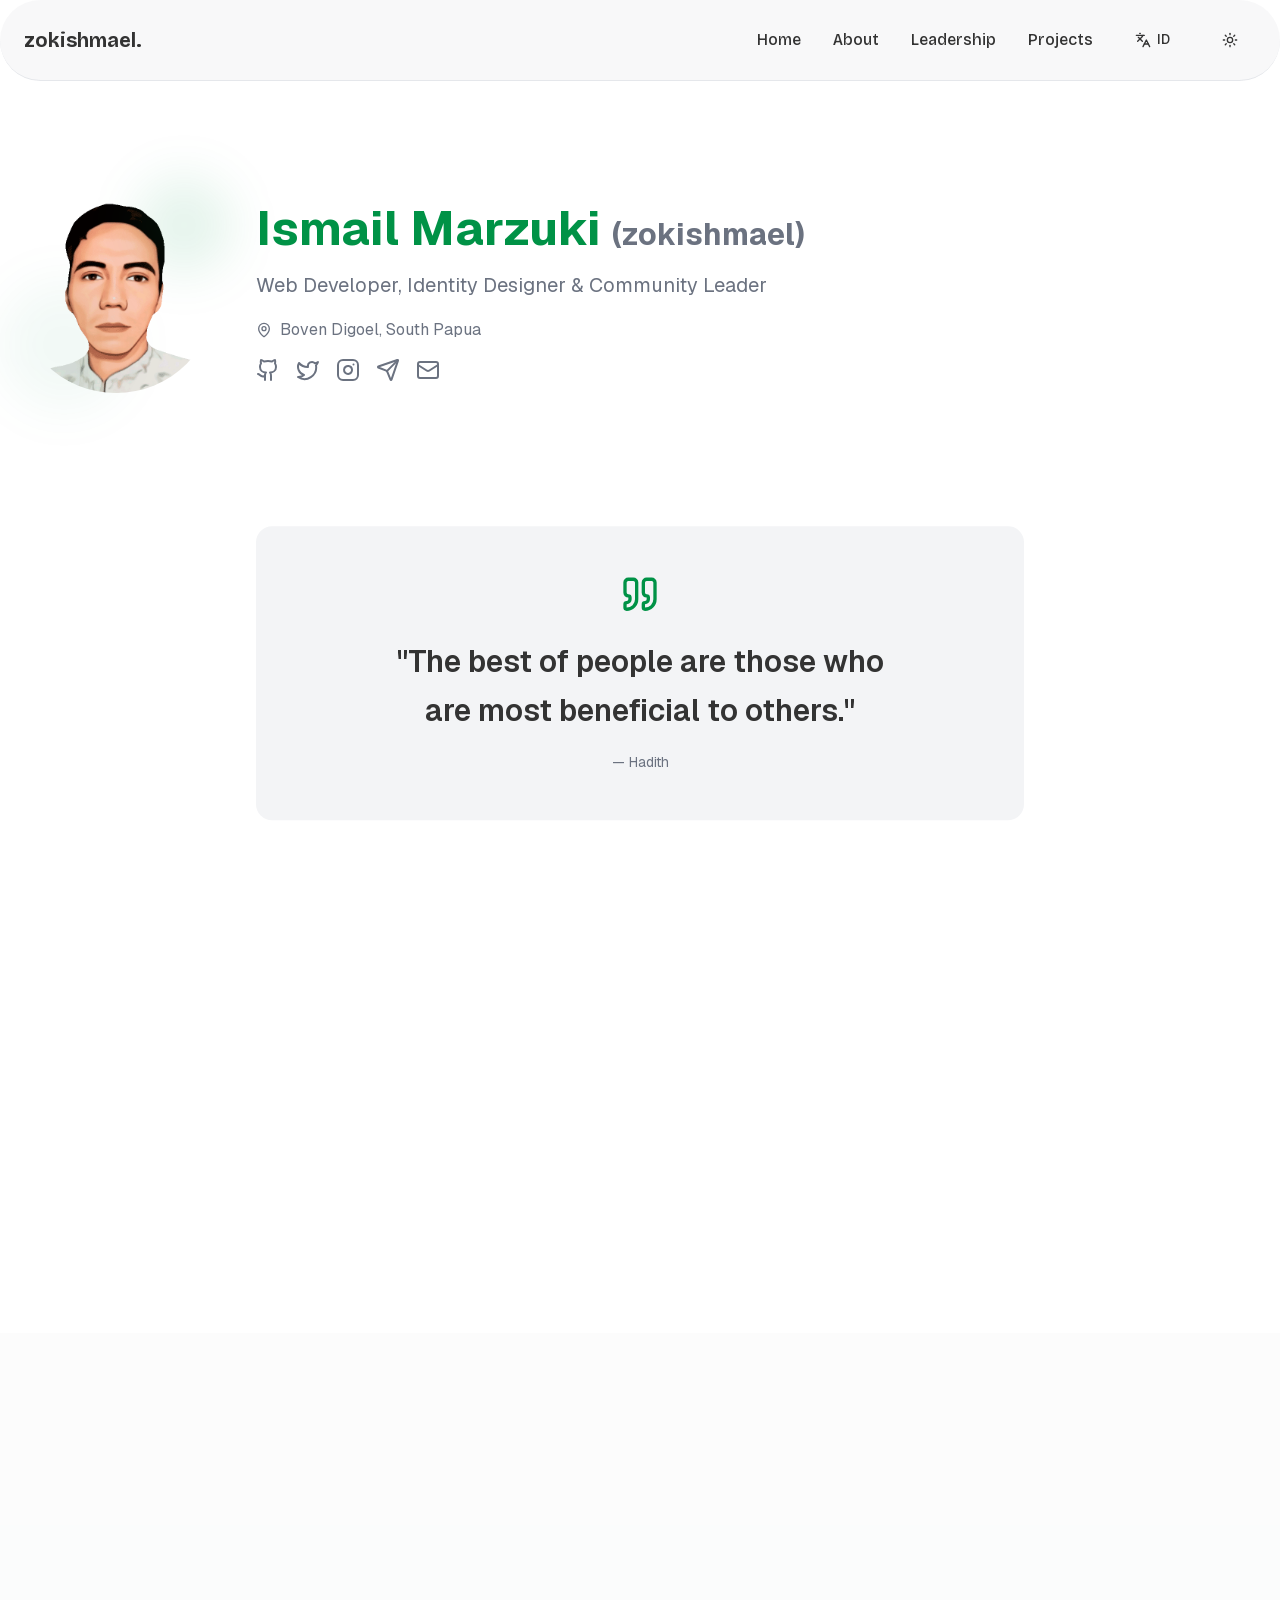
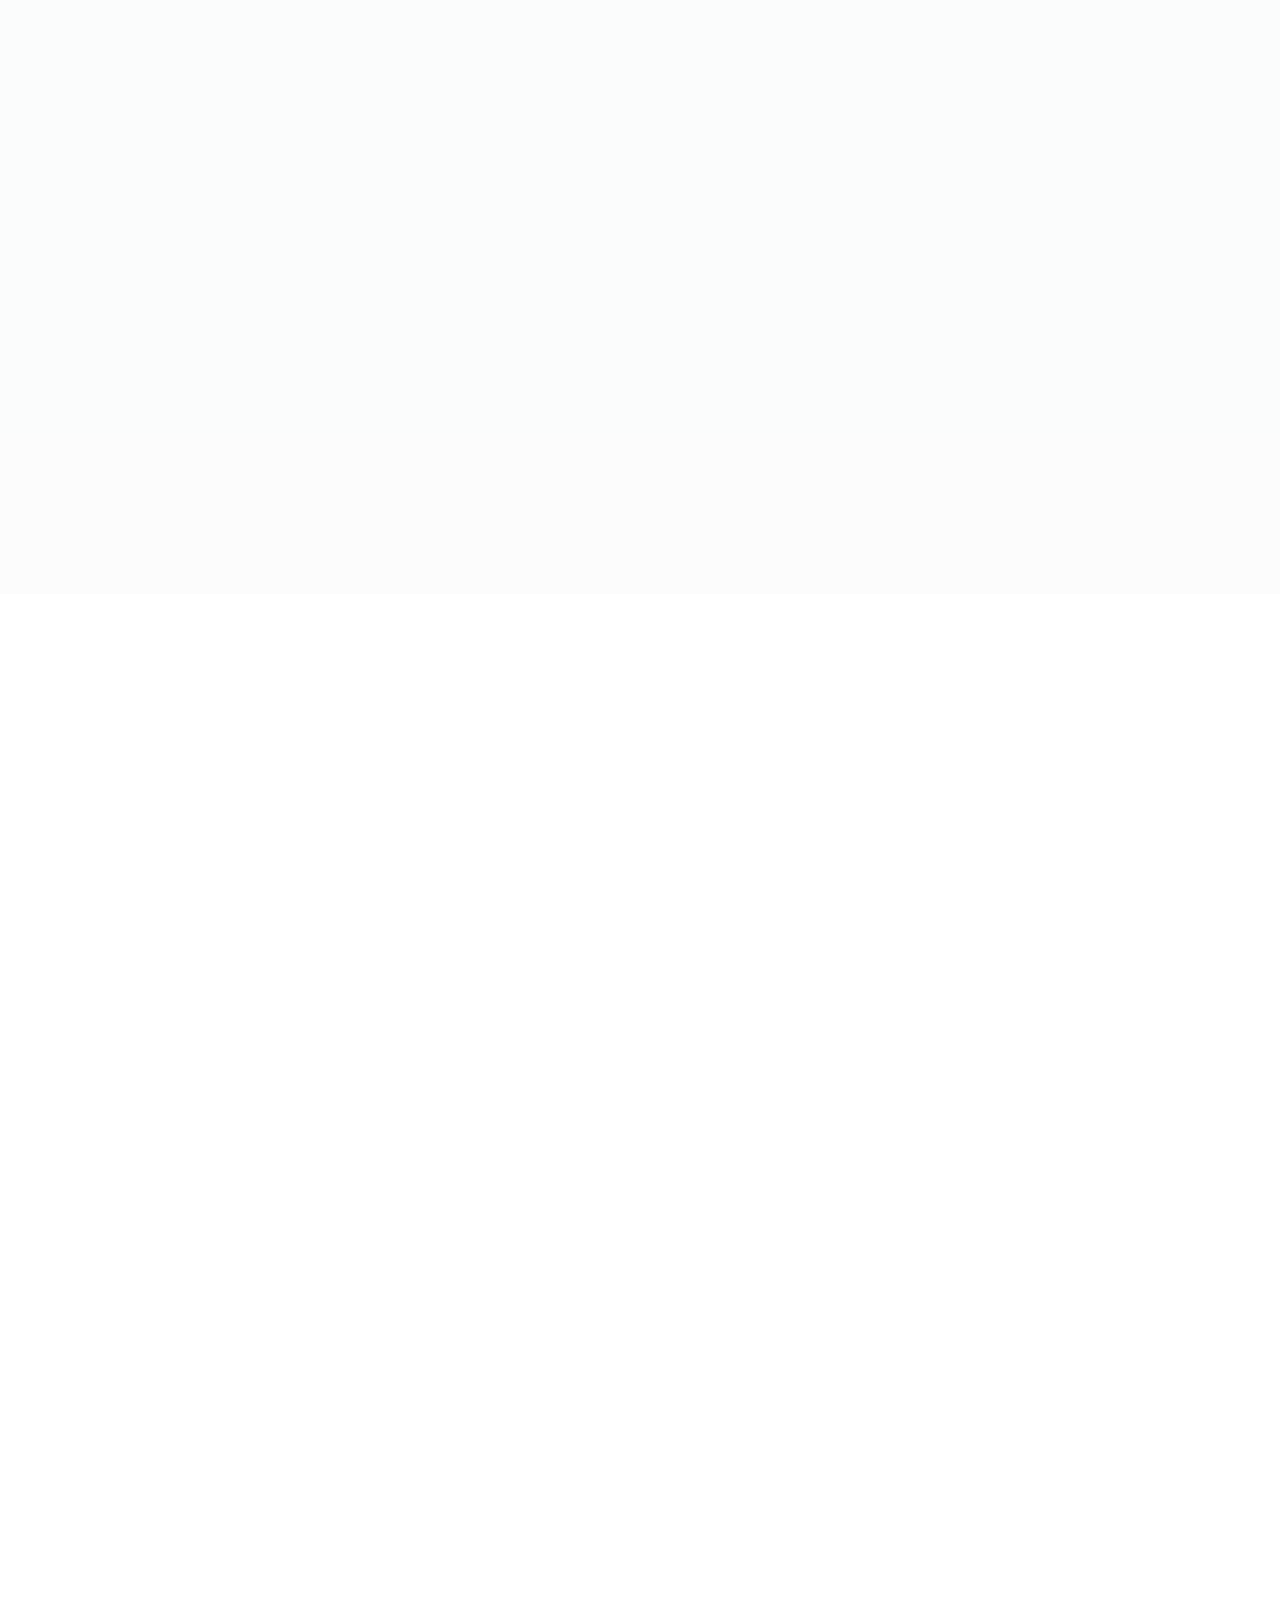
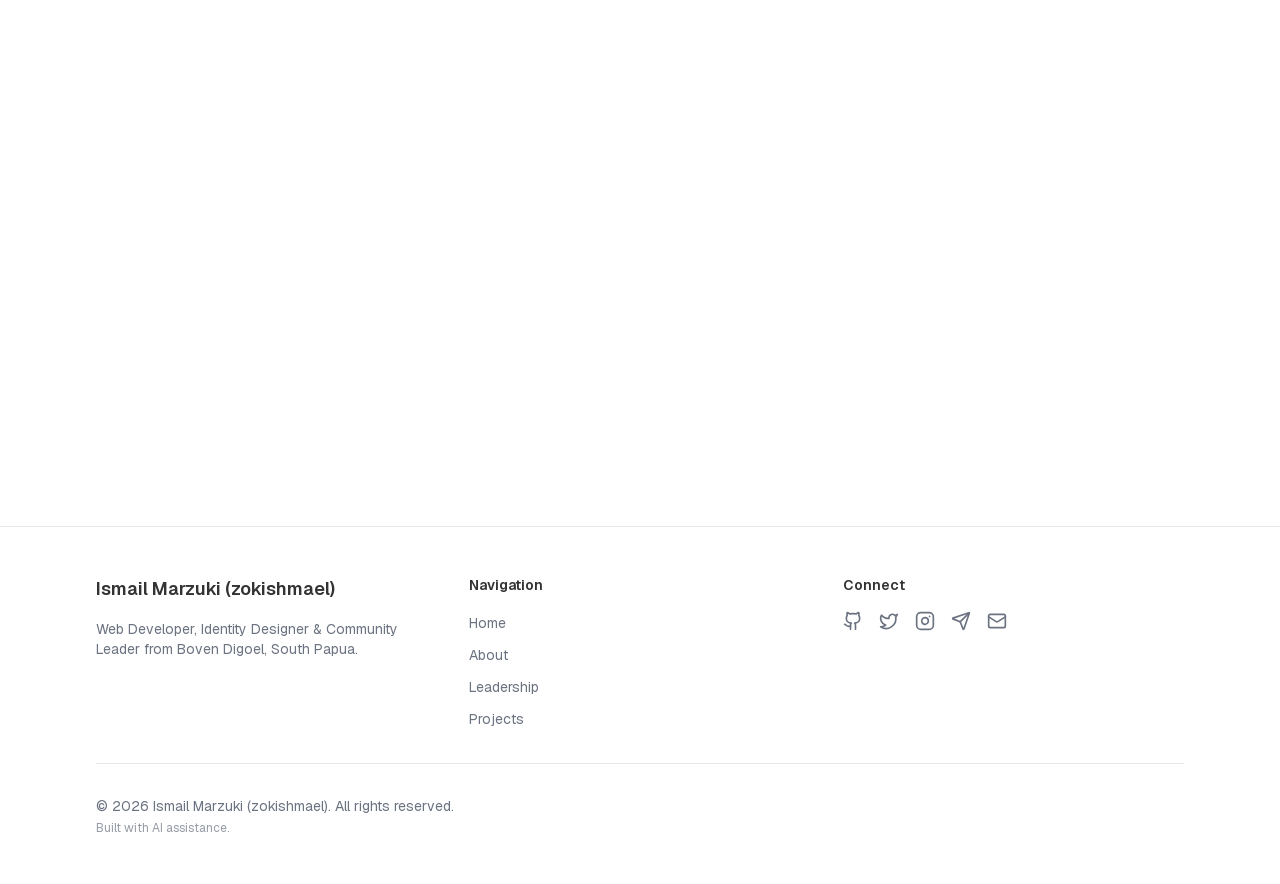
<file: index.html>
<!DOCTYPE html><!--a0_zb_xd_NdFwQc8iJ99F--><html lang="en"><head><meta charSet="utf-8"/><meta name="viewport" content="width=device-width, initial-scale=1"/><link rel="preload" as="image" href="/kemenhaj.png"/><link rel="preload" as="image" href="/mdh.or.id.png"/><link rel="preload" as="image" href="/news.mdh.or.id.png"/><link rel="preload" as="image" href="/tpq.mdh.or.id.jpeg"/><link rel="stylesheet" href="/_next/static/css/b496025c9cd768cc.css" data-precedence="next"/><link rel="stylesheet" href="/_next/static/css/c745b46f02f3cfd7.css" data-precedence="next"/><link rel="stylesheet" href="/_next/static/css/bbdb9f591ff66631.css" data-precedence="next"/><link rel="preload" as="script" fetchPriority="low" href="/_next/static/chunks/webpack-4a6a49c5bf0b61fd.js"/><script src="/_next/static/chunks/4bd1b696-c023c6e3521b1417.js" async=""></script><script src="/_next/static/chunks/255-a70cfdedd3f61710.js" async=""></script><script src="/_next/static/chunks/main-app-86ea69036aed4314.js" async=""></script><script src="/_next/static/chunks/app/layout-f29fdfd272231864.js" async=""></script><script src="/_next/static/chunks/703-fc28f7ba1b5f4ac8.js" async=""></script><script src="/_next/static/chunks/app/page-e22e7bf58a1b53e1.js" async=""></script><title>Ismail Marzuki (zokishmael) – Web Developer, Identity Designer &amp; Community Leader</title><meta name="description" content="Ismail Marzuki (zokishmael) — Web Developer, Identity Designer &amp; Community Leader from Boven Digoel, South Papua. Explore projects and leadership roles."/><link rel="author" href="https://zokishmael.web.app"/><meta name="author" content="Ismail Marzuki"/><meta name="keywords" content="zokishmael,Ismail Marzuki,web developer,identity designer,community leader,Boven Digoel,Papua Selatan,Masjid Darul Hidayah,BAZNAS,MWC NU"/><meta name="creator" content="Ismail Marzuki"/><meta name="publisher" content="zokishmael"/><meta name="robots" content="index, follow"/><meta name="googlebot" content="index, follow, max-video-preview:-1, max-image-preview:large, max-snippet:-1"/><link rel="canonical" href="https://zokishmael.web.app"/><meta property="og:title" content="Ismail Marzuki (zokishmael) – Web Developer, Identity Designer &amp; Community Leader"/><meta property="og:description" content="Web Developer, Identity Designer &amp; Community Leader from Boven Digoel, South Papua."/><meta property="og:url" content="https://zokishmael.web.app"/><meta property="og:site_name" content="zokishmael"/><meta property="og:locale" content="en_US"/><meta property="og:image" content="https://zokishmael.web.app/assets/avatar.png"/><meta property="og:image:width" content="528"/><meta property="og:image:height" content="528"/><meta property="og:image:alt" content="Ismail Marzuki (zokishmael)"/><meta property="og:locale:alternate" content="id_ID"/><meta property="og:type" content="website"/><meta name="twitter:card" content="summary_large_image"/><meta name="twitter:site" content="@zokishmael"/><meta name="twitter:creator" content="@zokishmael"/><meta name="twitter:title" content="Ismail Marzuki (zokishmael) – Web Developer, Identity Designer &amp; Community Leader"/><meta name="twitter:description" content="Web Developer, Identity Designer &amp; Community Leader from Boven Digoel, South Papua."/><meta name="twitter:image" content="https://zokishmael.web.app/assets/avatar.png"/><link rel="icon" href="/favicon.ico" type="image/x-icon" sizes="16x16"/><script type="application/ld+json">{"@context":"https://schema.org","@type":"Person","name":"Ismail Marzuki","alternateName":"zokishmael","url":"https://zokishmael.web.app","image":"https://zokishmael.web.app/assets/avatar.png","jobTitle":"Web Developer, Identity Designer & Community Leader","address":{"@type":"PostalAddress","addressRegion":"Papua Selatan","addressLocality":"Boven Digoel","addressCountry":"ID"},"sameAs":["https://github.com/zokishmael","https://twitter.com/zokishmael","https://instagram.com/zokishmael","https://t.me/zokishmael"],"worksFor":[{"@type":"Organization","name":"Masjid Darul Hidayah Titik Nol, Boven Digoel","url":"https://www.mdh.or.id/"}]}</script><script src="/_next/static/chunks/polyfills-42372ed130431b0a.js" noModule=""></script></head><body class="__variable_246ccd __variable_c29908 antialiased font-sans"><div hidden=""><!--$--><!--/$--></div><script>((a,b,c,d,e,f,g,h)=>{let i=document.documentElement,j=["light","dark"];function k(b){var c;(Array.isArray(a)?a:[a]).forEach(a=>{let c="class"===a,d=c&&f?e.map(a=>f[a]||a):e;c?(i.classList.remove(...d),i.classList.add(f&&f[b]?f[b]:b)):i.setAttribute(a,b)}),c=b,h&&j.includes(c)&&(i.style.colorScheme=c)}if(d)k(d);else try{let a=localStorage.getItem(b)||c,d=g&&"system"===a?window.matchMedia("(prefers-color-scheme: dark)").matches?"dark":"light":a;k(d)}catch(a){}})("class","theme","light",null,["light","dark"],null,true,true)</script><div class="min-h-dvh flex flex-col"><nav class="__className_a4bae9 sticky top-0 z-50 w-full border-b backdrop-blur supports-[backdrop-filter]:bg-secondary/60 px-2 md:rounded-full"><div class="px-4"><div class="flex h-20 items-center justify-between"><a class="text-xl font-bold" href="/">zokishmael.</a><div class="hidden md:flex items-center space-x-8"><a class="font-medium transition-colors hover:text-primary" href="/">Home</a><a class="font-medium transition-colors hover:text-primary" href="/#about">About</a><a class="font-medium transition-colors hover:text-primary" href="/#leadership">Leadership</a><a class="font-medium transition-colors hover:text-primary" href="/#projects">Projects</a><button data-slot="button" class="justify-center whitespace-nowrap text-sm font-medium transition-all disabled:pointer-events-none disabled:opacity-50 [&amp;_svg]:pointer-events-none [&amp;_svg:not([class*=&#x27;size-&#x27;])]:size-4 shrink-0 [&amp;_svg]:shrink-0 outline-none focus-visible:border-ring focus-visible:ring-ring/50 focus-visible:ring-[3px] aria-invalid:ring-destructive/20 dark:aria-invalid:ring-destructive/40 aria-invalid:border-destructive cursor-pointer hover:bg-accent hover:text-accent-foreground dark:hover:bg-accent/50 h-8 rounded-md px-3 has-[&gt;svg]:px-2.5 flex items-center gap-1.5"><svg xmlns="http://www.w3.org/2000/svg" width="24" height="24" viewBox="0 0 24 24" fill="none" stroke="currentColor" stroke-width="2" stroke-linecap="round" stroke-linejoin="round" class="lucide lucide-languages size-4" aria-hidden="true"><path d="m5 8 6 6"></path><path d="m4 14 6-6 2-3"></path><path d="M2 5h12"></path><path d="M7 2h1"></path><path d="m22 22-5-10-5 10"></path><path d="M14 18h6"></path></svg><span class="uppercase">ID</span></button><button data-slot="button" class="justify-center whitespace-nowrap text-sm font-medium transition-all disabled:pointer-events-none disabled:opacity-50 [&amp;_svg]:pointer-events-none [&amp;_svg:not([class*=&#x27;size-&#x27;])]:size-4 shrink-0 [&amp;_svg]:shrink-0 outline-none focus-visible:border-ring focus-visible:ring-ring/50 focus-visible:ring-[3px] aria-invalid:ring-destructive/20 dark:aria-invalid:ring-destructive/40 aria-invalid:border-destructive cursor-pointer hover:bg-accent hover:text-accent-foreground dark:hover:bg-accent/50 h-8 rounded-md gap-1.5 px-3 has-[&gt;svg]:px-2.5 flex items-center space-x-2"><svg xmlns="http://www.w3.org/2000/svg" width="24" height="24" viewBox="0 0 24 24" fill="none" stroke="currentColor" stroke-width="2" stroke-linecap="round" stroke-linejoin="round" class="lucide lucide-sun size-4 rotate-0 scale-100 transition-all dark:-rotate-90 dark:scale-0" aria-hidden="true"><circle cx="12" cy="12" r="4"></circle><path d="M12 2v2"></path><path d="M12 20v2"></path><path d="m4.93 4.93 1.41 1.41"></path><path d="m17.66 17.66 1.41 1.41"></path><path d="M2 12h2"></path><path d="M20 12h2"></path><path d="m6.34 17.66-1.41 1.41"></path><path d="m19.07 4.93-1.41 1.41"></path></svg><svg xmlns="http://www.w3.org/2000/svg" width="24" height="24" viewBox="0 0 24 24" fill="none" stroke="currentColor" stroke-width="2" stroke-linecap="round" stroke-linejoin="round" class="lucide lucide-moon absolute size-4 rotate-90 scale-0 transition-all dark:rotate-0 dark:scale-100" aria-hidden="true"><path d="M12 3a6 6 0 0 0 9 9 9 9 0 1 1-9-9Z"></path></svg><span class="sr-only">Toggle theme</span></button></div><div class="md:hidden flex items-center space-x-2"><button data-slot="button" class="justify-center whitespace-nowrap text-sm font-medium transition-all disabled:pointer-events-none disabled:opacity-50 [&amp;_svg]:pointer-events-none [&amp;_svg:not([class*=&#x27;size-&#x27;])]:size-4 shrink-0 [&amp;_svg]:shrink-0 outline-none focus-visible:border-ring focus-visible:ring-ring/50 focus-visible:ring-[3px] aria-invalid:ring-destructive/20 dark:aria-invalid:ring-destructive/40 aria-invalid:border-destructive cursor-pointer hover:bg-accent hover:text-accent-foreground dark:hover:bg-accent/50 h-8 rounded-md px-3 has-[&gt;svg]:px-2.5 flex items-center gap-1.5"><svg xmlns="http://www.w3.org/2000/svg" width="24" height="24" viewBox="0 0 24 24" fill="none" stroke="currentColor" stroke-width="2" stroke-linecap="round" stroke-linejoin="round" class="lucide lucide-languages size-4" aria-hidden="true"><path d="m5 8 6 6"></path><path d="m4 14 6-6 2-3"></path><path d="M2 5h12"></path><path d="M7 2h1"></path><path d="m22 22-5-10-5 10"></path><path d="M14 18h6"></path></svg><span class="uppercase">ID</span></button><button data-slot="button" class="inline-flex items-center justify-center whitespace-nowrap text-sm font-medium transition-all disabled:pointer-events-none disabled:opacity-50 [&amp;_svg]:pointer-events-none [&amp;_svg:not([class*=&#x27;size-&#x27;])]:size-4 shrink-0 [&amp;_svg]:shrink-0 outline-none focus-visible:border-ring focus-visible:ring-ring/50 focus-visible:ring-[3px] aria-invalid:ring-destructive/20 dark:aria-invalid:ring-destructive/40 aria-invalid:border-destructive cursor-pointer hover:bg-accent hover:text-accent-foreground dark:hover:bg-accent/50 h-8 rounded-md gap-1.5 px-3 has-[&gt;svg]:px-2.5"><svg xmlns="http://www.w3.org/2000/svg" width="24" height="24" viewBox="0 0 24 24" fill="none" stroke="currentColor" stroke-width="2" stroke-linecap="round" stroke-linejoin="round" class="lucide lucide-sun size-4 rotate-0 scale-100 transition-all dark:-rotate-90 dark:scale-0" aria-hidden="true"><circle cx="12" cy="12" r="4"></circle><path d="M12 2v2"></path><path d="M12 20v2"></path><path d="m4.93 4.93 1.41 1.41"></path><path d="m17.66 17.66 1.41 1.41"></path><path d="M2 12h2"></path><path d="M20 12h2"></path><path d="m6.34 17.66-1.41 1.41"></path><path d="m19.07 4.93-1.41 1.41"></path></svg><svg xmlns="http://www.w3.org/2000/svg" width="24" height="24" viewBox="0 0 24 24" fill="none" stroke="currentColor" stroke-width="2" stroke-linecap="round" stroke-linejoin="round" class="lucide lucide-moon absolute size-4 rotate-90 scale-0 transition-all dark:rotate-0 dark:scale-100" aria-hidden="true"><path d="M12 3a6 6 0 0 0 9 9 9 9 0 1 1-9-9Z"></path></svg><span class="sr-only">Toggle theme</span></button><button data-slot="button" class="inline-flex items-center justify-center whitespace-nowrap text-sm font-medium transition-all disabled:pointer-events-none disabled:opacity-50 [&amp;_svg]:pointer-events-none [&amp;_svg:not([class*=&#x27;size-&#x27;])]:size-4 shrink-0 [&amp;_svg]:shrink-0 outline-none focus-visible:border-ring focus-visible:ring-ring/50 focus-visible:ring-[3px] aria-invalid:ring-destructive/20 dark:aria-invalid:ring-destructive/40 aria-invalid:border-destructive cursor-pointer hover:bg-accent hover:text-accent-foreground dark:hover:bg-accent/50 h-8 rounded-md gap-1.5 px-3 has-[&gt;svg]:px-2.5"><svg xmlns="http://www.w3.org/2000/svg" width="24" height="24" viewBox="0 0 24 24" fill="none" stroke="currentColor" stroke-width="2" stroke-linecap="round" stroke-linejoin="round" class="lucide lucide-menu size-4" aria-hidden="true"><path d="M4 12h16"></path><path d="M4 18h16"></path><path d="M4 6h16"></path></svg></button></div></div></div></nav><main class="flex-1 max-w-7xl mx-auto"><section class="px-4 py-16 mt-12"><div class="flex flex-col md:flex-row gap-10 items-center justify-start"><div class="flex justify-center lg:justify-start" style="opacity:0;transform:translateX(-50px)"><div class="relative"><span data-slot="avatar" class="relative flex shrink-0 overflow-hidden rounded-full size-50"><span data-slot="avatar-fallback" class="bg-muted flex size-full items-center justify-center rounded-full text-6xl">IM</span></span><div class="absolute -top-4 -right-4 size-24 bg-primary/10 rounded-full blur-xl"></div><div class="absolute -bottom-4 -left-4 size-32 bg-primary/5 rounded-full blur-xl"></div></div></div><div class="space-y-4 text-center lg:text-left" style="opacity:0;transform:translateX(50px)"><div class="space-y-4"><h1 class="text-4xl md:text-5xl font-bold" style="opacity:0;transform:translateY(20px)"><span class="text-primary">Ismail Marzuki</span> <span class="text-muted-foreground text-2xl md:text-3xl">(zokishmael)</span></h1><p class="text-xl text-muted-foreground leading-relaxed" style="opacity:0;transform:translateY(20px)">Web Developer, Identity Designer &amp; Community Leader</p><p class="flex items-center justify-center lg:justify-start gap-2 text-muted-foreground" style="opacity:0;transform:translateY(20px)"><svg xmlns="http://www.w3.org/2000/svg" width="24" height="24" viewBox="0 0 24 24" fill="none" stroke="currentColor" stroke-width="2" stroke-linecap="round" stroke-linejoin="round" class="lucide lucide-map-pin size-4" aria-hidden="true"><path d="M20 10c0 4.993-5.539 10.193-7.399 11.799a1 1 0 0 1-1.202 0C9.539 20.193 4 14.993 4 10a8 8 0 0 1 16 0"></path><circle cx="12" cy="10" r="3"></circle></svg>Boven Digoel, South Papua</p></div><div class="flex gap-4 justify-center lg:justify-start" style="opacity:0;transform:translateY(20px)"><a href="https://github.com/zokishmael" class="text-muted-foreground hover:text-foreground transition-colors rounded-lg" target="_blank" rel="noopener noreferrer"><svg xmlns="http://www.w3.org/2000/svg" width="24" height="24" viewBox="0 0 24 24" fill="none" stroke="currentColor" stroke-width="2" stroke-linecap="round" stroke-linejoin="round" class="lucide lucide-github size-6" aria-hidden="true"><path d="M15 22v-4a4.8 4.8 0 0 0-1-3.5c3 0 6-2 6-5.5.08-1.25-.27-2.48-1-3.5.28-1.15.28-2.35 0-3.5 0 0-1 0-3 1.5-2.64-.5-5.36-.5-8 0C6 2 5 2 5 2c-.3 1.15-.3 2.35 0 3.5A5.403 5.403 0 0 0 4 9c0 3.5 3 5.5 6 5.5-.39.49-.68 1.05-.85 1.65-.17.6-.22 1.23-.15 1.85v4"></path><path d="M9 18c-4.51 2-5-2-7-2"></path></svg><span class="sr-only">GitHub</span></a><a href="https://twitter.com/zokishmael" class="text-muted-foreground hover:text-foreground transition-colors rounded-lg" target="_blank" rel="noopener noreferrer"><svg xmlns="http://www.w3.org/2000/svg" width="24" height="24" viewBox="0 0 24 24" fill="none" stroke="currentColor" stroke-width="2" stroke-linecap="round" stroke-linejoin="round" class="lucide lucide-twitter size-6" aria-hidden="true"><path d="M22 4s-.7 2.1-2 3.4c1.6 10-9.4 17.3-18 11.6 2.2.1 4.4-.6 6-2C3 15.5.5 9.6 3 5c2.2 2.6 5.6 4.1 9 4-.9-4.2 4-6.6 7-3.8 1.1 0 3-1.2 3-1.2z"></path></svg><span class="sr-only">Twitter</span></a><a href="https://instagram.com/zokishmael" class="text-muted-foreground hover:text-foreground transition-colors rounded-lg" target="_blank" rel="noopener noreferrer"><svg xmlns="http://www.w3.org/2000/svg" width="24" height="24" viewBox="0 0 24 24" fill="none" stroke="currentColor" stroke-width="2" stroke-linecap="round" stroke-linejoin="round" class="lucide lucide-instagram size-6" aria-hidden="true"><rect width="20" height="20" x="2" y="2" rx="5" ry="5"></rect><path d="M16 11.37A4 4 0 1 1 12.63 8 4 4 0 0 1 16 11.37z"></path><line x1="17.5" x2="17.51" y1="6.5" y2="6.5"></line></svg><span class="sr-only">Instagram</span></a><a href="https://t.me/zokishmael" class="text-muted-foreground hover:text-foreground transition-colors rounded-lg" target="_blank" rel="noopener noreferrer"><svg xmlns="http://www.w3.org/2000/svg" width="24" height="24" viewBox="0 0 24 24" fill="none" stroke="currentColor" stroke-width="2" stroke-linecap="round" stroke-linejoin="round" class="lucide lucide-send size-6" aria-hidden="true"><path d="M14.536 21.686a.5.5 0 0 0 .937-.024l6.5-19a.496.496 0 0 0-.635-.635l-19 6.5a.5.5 0 0 0-.024.937l7.93 3.18a2 2 0 0 1 1.112 1.11z"></path><path d="m21.854 2.147-10.94 10.939"></path></svg><span class="sr-only">Telegram</span></a><a href="mailto:zokishmael@gmail.com" class="text-muted-foreground hover:text-foreground transition-colors rounded-lg" target="_blank" rel="noopener noreferrer"><svg xmlns="http://www.w3.org/2000/svg" width="24" height="24" viewBox="0 0 24 24" fill="none" stroke="currentColor" stroke-width="2" stroke-linecap="round" stroke-linejoin="round" class="lucide lucide-mail size-6" aria-hidden="true"><path d="m22 7-8.991 5.727a2 2 0 0 1-2.009 0L2 7"></path><rect x="2" y="4" width="20" height="16" rx="2"></rect></svg><span class="sr-only">Email</span></a></div></div></div></section><section class="px-4 py-16"><div class="max-w-3xl mx-auto text-center bg-secondary rounded-2xl px-8 py-12" style="opacity:0;transform:translateY(20px)"><svg xmlns="http://www.w3.org/2000/svg" width="24" height="24" viewBox="0 0 24 24" fill="none" stroke="currentColor" stroke-width="2" stroke-linecap="round" stroke-linejoin="round" class="lucide lucide-quote size-10 mx-auto mb-6 text-primary" aria-hidden="true"><path d="M16 3a2 2 0 0 0-2 2v6a2 2 0 0 0 2 2 1 1 0 0 1 1 1v1a2 2 0 0 1-2 2 1 1 0 0 0-1 1v2a1 1 0 0 0 1 1 6 6 0 0 0 6-6V5a2 2 0 0 0-2-2z"></path><path d="M5 3a2 2 0 0 0-2 2v6a2 2 0 0 0 2 2 1 1 0 0 1 1 1v1a2 2 0 0 1-2 2 1 1 0 0 0-1 1v2a1 1 0 0 0 1 1 6 6 0 0 0 6-6V5a2 2 0 0 0-2-2z"></path></svg><blockquote class="text-2xl md:text-3xl font-semibold leading-relaxed text-balance">&quot;<!-- -->The best of people are those who are most beneficial to others.<!-- -->&quot;</blockquote><p class="mt-4 text-sm text-muted-foreground">— <!-- -->Hadith</p></div></section><section id="about" class="px-4 py-16 scroll-mt-24"><div class="max-w-3xl mx-auto"><div class="text-center mb-12" style="opacity:0;transform:translateY(20px)"><p class="text-sm font-semibold text-primary uppercase tracking-wider mb-2">About Me</p><h2 class="text-3xl md:text-4xl font-bold mb-4">Bridging global expertise and local community development</h2></div><div class="space-y-6"><p class="text-lg text-muted-foreground leading-relaxed text-center md:text-left" style="opacity:0;transform:translateY(20px)">I am a multi-disciplinary professional who bridges the gap between global creative industries and local community development in Boven Digoel, South Papua.</p><p class="text-lg text-muted-foreground leading-relaxed text-center md:text-left" style="opacity:0;transform:translateY(20px)">With a proven track record as a brand identity designer in international markets, I leverage my technical IT skills to build digital infrastructure, drive public transparency, and lead social-religious initiatives in the region.</p></div></div></section><section id="leadership" class="px-4 py-16 scroll-mt-24 bg-secondary/30"><div class="text-center mb-12"><p class="text-sm font-semibold text-primary uppercase tracking-wider mb-2" style="opacity:0;transform:translateY(20px)">Leadership &amp; Roles</p><h2 class="text-3xl md:text-4xl font-bold mb-4" style="opacity:0;transform:translateY(20px)">Leading organizations, building digital infrastructure</h2></div><div class="grid grid-cols-1 lg:grid-cols-2 gap-10 max-w-7xl mx-auto"><div style="opacity:0;transform:translateY(20px)"><div class="flex items-center gap-3 mb-6"><div class="p-2 rounded-lg bg-primary/10 text-primary"><svg xmlns="http://www.w3.org/2000/svg" width="24" height="24" viewBox="0 0 24 24" fill="none" stroke="currentColor" stroke-width="2" stroke-linecap="round" stroke-linejoin="round" class="lucide lucide-building2 lucide-building-2 size-6" aria-hidden="true"><path d="M6 22V4a2 2 0 0 1 2-2h8a2 2 0 0 1 2 2v18Z"></path><path d="M6 12H4a2 2 0 0 0-2 2v6a2 2 0 0 0 2 2h2"></path><path d="M18 9h2a2 2 0 0 1 2 2v9a2 2 0 0 1-2 2h-2"></path><path d="M10 6h4"></path><path d="M10 10h4"></path><path d="M10 14h4"></path><path d="M10 18h4"></path></svg></div><h3 class="text-2xl font-bold">Organizational Leadership</h3></div><div class="space-y-4"><div data-slot="card" class="bg-card text-card-foreground flex flex-col gap-6 rounded-xl border py-6 shadow-sm group hover:shadow-lg transition-shadow duration-300"><div data-slot="card-header" class="@container/card-header grid auto-rows-min grid-rows-[auto_auto] items-start gap-1.5 px-6 has-data-[slot=card-action]:grid-cols-[1fr_auto] [.border-b]:pb-6 pb-2"><div class="flex items-start justify-between gap-4"><div class="flex items-start gap-3"><div class="mt-0.5 p-2 rounded-lg bg-secondary text-primary"><svg xmlns="http://www.w3.org/2000/svg" width="24" height="24" viewBox="0 0 24 24" fill="none" stroke="currentColor" stroke-width="2" stroke-linecap="round" stroke-linejoin="round" class="lucide lucide-landmark size-5" aria-hidden="true"><path d="M10 18v-7"></path><path d="M11.12 2.198a2 2 0 0 1 1.76.006l7.866 3.847c.476.233.31.949-.22.949H3.474c-.53 0-.695-.716-.22-.949z"></path><path d="M14 18v-7"></path><path d="M18 18v-7"></path><path d="M3 22h18"></path><path d="M6 18v-7"></path></svg></div><div><div data-slot="card-title" class="font-semibold text-lg leading-snug">Chairman of the Mosque Welfare Committee (PKM)</div><span data-slot="badge" class="inline-flex items-center justify-center rounded-md border px-2 py-0.5 w-fit whitespace-nowrap shrink-0 [&amp;&gt;svg]:size-3 gap-1 [&amp;&gt;svg]:pointer-events-none focus-visible:border-ring focus-visible:ring-ring/50 focus-visible:ring-[3px] aria-invalid:ring-destructive/20 dark:aria-invalid:ring-destructive/40 aria-invalid:border-destructive transition-[color,box-shadow] overflow-hidden border-transparent bg-secondary text-secondary-foreground [a&amp;]:hover:bg-secondary/90 mt-2 text-xs font-medium">Masjid Darul Hidayah Titik Nol, Boven Digoel</span></div></div><div class="flex items-center gap-2"><a href="https://kabardigoel.com/2025/08/03/ustads-ismail-marsuki-terpilih-sebagai-ketua-pkm-masjid-darul-hidayah-titik-nol-boven-digoel/" target="_blank" rel="noopener noreferrer" class="text-muted-foreground hover:text-primary transition-colors" title="Live"><svg xmlns="http://www.w3.org/2000/svg" width="24" height="24" viewBox="0 0 24 24" fill="none" stroke="currentColor" stroke-width="2" stroke-linecap="round" stroke-linejoin="round" class="lucide lucide-external-link size-4" aria-hidden="true"><path d="M15 3h6v6"></path><path d="M10 14 21 3"></path><path d="M18 13v6a2 2 0 0 1-2 2H5a2 2 0 0 1-2-2V8a2 2 0 0 1 2-2h6"></path></svg><span class="sr-only">Chairman of the Mosque Welfare Committee (PKM)<!-- --> live link</span></a><a href="https://web.archive.org/web/20260815160603/https://kabardigoel.com/2025/08/03/ustads-ismail-marsuki-terpilih-sebagai-ketua-pkm-masjid-darul-hidayah-titik-nol-boven-digoel/" target="_blank" rel="noopener noreferrer" class="text-muted-foreground hover:text-primary transition-colors" title="Archive"><svg xmlns="http://www.w3.org/2000/svg" width="24" height="24" viewBox="0 0 24 24" fill="none" stroke="currentColor" stroke-width="2" stroke-linecap="round" stroke-linejoin="round" class="lucide lucide-file-text size-4" aria-hidden="true"><path d="M15 2H6a2 2 0 0 0-2 2v16a2 2 0 0 0 2 2h12a2 2 0 0 0 2-2V7Z"></path><path d="M14 2v4a2 2 0 0 0 2 2h4"></path><path d="M10 9H8"></path><path d="M16 13H8"></path><path d="M16 17H8"></path></svg><span class="sr-only">Chairman of the Mosque Welfare Committee (PKM)<!-- --> archived link</span></a></div></div></div><div data-slot="card-content" class="px-6"><p class="text-sm text-muted-foreground leading-relaxed">Leading mosque governance, worship services, and community welfare programs.</p></div></div><div data-slot="card" class="bg-card text-card-foreground flex flex-col gap-6 rounded-xl border py-6 shadow-sm group hover:shadow-lg transition-shadow duration-300"><div data-slot="card-header" class="@container/card-header grid auto-rows-min grid-rows-[auto_auto] items-start gap-1.5 px-6 has-data-[slot=card-action]:grid-cols-[1fr_auto] [.border-b]:pb-6 pb-2"><div class="flex items-start justify-between gap-4"><div class="flex items-start gap-3"><div class="mt-0.5 p-2 rounded-lg bg-secondary text-primary"><svg xmlns="http://www.w3.org/2000/svg" width="24" height="24" viewBox="0 0 24 24" fill="none" stroke="currentColor" stroke-width="2" stroke-linecap="round" stroke-linejoin="round" class="lucide lucide-landmark size-5" aria-hidden="true"><path d="M10 18v-7"></path><path d="M11.12 2.198a2 2 0 0 1 1.76.006l7.866 3.847c.476.233.31.949-.22.949H3.474c-.53 0-.695-.716-.22-.949z"></path><path d="M14 18v-7"></path><path d="M18 18v-7"></path><path d="M3 22h18"></path><path d="M6 18v-7"></path></svg></div><div><div data-slot="card-title" class="font-semibold text-lg leading-snug">Commissioner of BAZNAS</div><span data-slot="badge" class="inline-flex items-center justify-center rounded-md border px-2 py-0.5 w-fit whitespace-nowrap shrink-0 [&amp;&gt;svg]:size-3 gap-1 [&amp;&gt;svg]:pointer-events-none focus-visible:border-ring focus-visible:ring-ring/50 focus-visible:ring-[3px] aria-invalid:ring-destructive/20 dark:aria-invalid:ring-destructive/40 aria-invalid:border-destructive transition-[color,box-shadow] overflow-hidden border-transparent bg-secondary text-secondary-foreground [a&amp;]:hover:bg-secondary/90 mt-2 text-xs font-medium">Boven Digoel Regency</span></div></div><div class="flex items-center gap-2"><a href="https://papuaselatanpos.com/2025/12/17/muhammad-gozali-resmi-menjabat-ketua-baznas-kabupaten-boven-digoel/" target="_blank" rel="noopener noreferrer" class="text-muted-foreground hover:text-primary transition-colors" title="Live"><svg xmlns="http://www.w3.org/2000/svg" width="24" height="24" viewBox="0 0 24 24" fill="none" stroke="currentColor" stroke-width="2" stroke-linecap="round" stroke-linejoin="round" class="lucide lucide-external-link size-4" aria-hidden="true"><path d="M15 3h6v6"></path><path d="M10 14 21 3"></path><path d="M18 13v6a2 2 0 0 1-2 2H5a2 2 0 0 1-2-2V8a2 2 0 0 1 2-2h6"></path></svg><span class="sr-only">Commissioner of BAZNAS<!-- --> live link</span></a><a href="https://web.archive.org/web/20260815162010/https://papuaselatanpos.com/2025/12/17/muhammad-gozali-resmi-menjabat-ketua-baznas-kabupaten-boven-digoel/" target="_blank" rel="noopener noreferrer" class="text-muted-foreground hover:text-primary transition-colors" title="Archive"><svg xmlns="http://www.w3.org/2000/svg" width="24" height="24" viewBox="0 0 24 24" fill="none" stroke="currentColor" stroke-width="2" stroke-linecap="round" stroke-linejoin="round" class="lucide lucide-file-text size-4" aria-hidden="true"><path d="M15 2H6a2 2 0 0 0-2 2v16a2 2 0 0 0 2 2h12a2 2 0 0 0 2-2V7Z"></path><path d="M14 2v4a2 2 0 0 0 2 2h4"></path><path d="M10 9H8"></path><path d="M16 13H8"></path><path d="M16 17H8"></path></svg><span class="sr-only">Commissioner of BAZNAS<!-- --> archived link</span></a></div></div></div><div data-slot="card-content" class="px-6"><p class="text-sm text-muted-foreground leading-relaxed">Supporting zakat, infaq, and sadaqah management for the regional community.</p></div></div><div data-slot="card" class="bg-card text-card-foreground flex flex-col gap-6 rounded-xl border py-6 shadow-sm group hover:shadow-lg transition-shadow duration-300"><div data-slot="card-header" class="@container/card-header grid auto-rows-min grid-rows-[auto_auto] items-start gap-1.5 px-6 has-data-[slot=card-action]:grid-cols-[1fr_auto] [.border-b]:pb-6 pb-2"><div class="flex items-start justify-between gap-4"><div class="flex items-start gap-3"><div class="mt-0.5 p-2 rounded-lg bg-secondary text-primary"><svg xmlns="http://www.w3.org/2000/svg" width="24" height="24" viewBox="0 0 24 24" fill="none" stroke="currentColor" stroke-width="2" stroke-linecap="round" stroke-linejoin="round" class="lucide lucide-building2 lucide-building-2 size-5" aria-hidden="true"><path d="M6 22V4a2 2 0 0 1 2-2h8a2 2 0 0 1 2 2v18Z"></path><path d="M6 12H4a2 2 0 0 0-2 2v6a2 2 0 0 0 2 2h2"></path><path d="M18 9h2a2 2 0 0 1 2 2v9a2 2 0 0 1-2 2h-2"></path><path d="M10 6h4"></path><path d="M10 10h4"></path><path d="M10 14h4"></path><path d="M10 18h4"></path></svg></div><div><div data-slot="card-title" class="font-semibold text-lg leading-snug">Chairman of the Nahdlatul Ulama Representative Council (MWC NU)</div><span data-slot="badge" class="inline-flex items-center justify-center rounded-md border px-2 py-0.5 w-fit whitespace-nowrap shrink-0 [&amp;&gt;svg]:size-3 gap-1 [&amp;&gt;svg]:pointer-events-none focus-visible:border-ring focus-visible:ring-ring/50 focus-visible:ring-[3px] aria-invalid:ring-destructive/20 dark:aria-invalid:ring-destructive/40 aria-invalid:border-destructive transition-[color,box-shadow] overflow-hidden border-transparent bg-secondary text-secondary-foreground [a&amp;]:hover:bg-secondary/90 mt-2 text-xs font-medium">Mandobo, Boven Digoel</span></div></div><div class="flex items-center gap-2"><a href="https://news.mdh.or.id/2025/04/Halal%20Bihalal%20MWCNU%20Mandobo%20Muslimat%20NU%20Boven%20Digoel%20PKM%20Darul%20Hidayah%20dan%20Majelis%20Talim%20se%20Tanah%20Merah.html" target="_blank" rel="noopener noreferrer" class="text-muted-foreground hover:text-primary transition-colors" title="Live"><svg xmlns="http://www.w3.org/2000/svg" width="24" height="24" viewBox="0 0 24 24" fill="none" stroke="currentColor" stroke-width="2" stroke-linecap="round" stroke-linejoin="round" class="lucide lucide-external-link size-4" aria-hidden="true"><path d="M15 3h6v6"></path><path d="M10 14 21 3"></path><path d="M18 13v6a2 2 0 0 1-2 2H5a2 2 0 0 1-2-2V8a2 2 0 0 1 2-2h6"></path></svg><span class="sr-only">Chairman of the Nahdlatul Ulama Representative Council (MWC NU)<!-- --> live link</span></a><a href="https://web.archive.org/web/20260815162506/https://news.mdh.or.id/2025/04/Halal%20Bihalal%20MWCNU%20Mandobo%20Muslimat%20NU%20Boven%20Digoel%20PKM%20Darul%20Hidayah%20dan%20Majelis%20Talim%20se%20Tanah%20Merah.html" target="_blank" rel="noopener noreferrer" class="text-muted-foreground hover:text-primary transition-colors" title="Archive"><svg xmlns="http://www.w3.org/2000/svg" width="24" height="24" viewBox="0 0 24 24" fill="none" stroke="currentColor" stroke-width="2" stroke-linecap="round" stroke-linejoin="round" class="lucide lucide-file-text size-4" aria-hidden="true"><path d="M15 2H6a2 2 0 0 0-2 2v16a2 2 0 0 0 2 2h12a2 2 0 0 0 2-2V7Z"></path><path d="M14 2v4a2 2 0 0 0 2 2h4"></path><path d="M10 9H8"></path><path d="M16 13H8"></path><path d="M16 17H8"></path></svg><span class="sr-only">Chairman of the Nahdlatul Ulama Representative Council (MWC NU)<!-- --> archived link</span></a></div></div></div><div data-slot="card-content" class="px-6"><p class="text-sm text-muted-foreground leading-relaxed">Coordinating NU branch activities and community programs in the region.</p></div></div></div></div><div style="opacity:0;transform:translateY(20px)"><div class="flex items-center gap-3 mb-6"><div class="p-2 rounded-lg bg-primary/10 text-primary"><svg xmlns="http://www.w3.org/2000/svg" width="24" height="24" viewBox="0 0 24 24" fill="none" stroke="currentColor" stroke-width="2" stroke-linecap="round" stroke-linejoin="round" class="lucide lucide-laptop size-6" aria-hidden="true"><path d="M18 5a2 2 0 0 1 2 2v8.526a2 2 0 0 0 .212.897l1.068 2.127a1 1 0 0 1-.9 1.45H3.62a1 1 0 0 1-.9-1.45l1.068-2.127A2 2 0 0 0 4 15.526V7a2 2 0 0 1 2-2z"></path><path d="M20.054 15.987H3.946"></path></svg></div><h3 class="text-2xl font-bold">Technical &amp; Digital Roles</h3></div><div class="space-y-4"><div data-slot="card" class="bg-card text-card-foreground flex flex-col gap-6 rounded-xl border py-6 shadow-sm group hover:shadow-lg transition-shadow duration-300"><div data-slot="card-header" class="@container/card-header grid auto-rows-min grid-rows-[auto_auto] items-start gap-1.5 px-6 has-data-[slot=card-action]:grid-cols-[1fr_auto] [.border-b]:pb-6 pb-2"><div class="flex items-start justify-between gap-4"><div class="flex items-start gap-3"><div class="mt-0.5 p-2 rounded-lg bg-secondary text-primary"><svg xmlns="http://www.w3.org/2000/svg" width="24" height="24" viewBox="0 0 24 24" fill="none" stroke="currentColor" stroke-width="2" stroke-linecap="round" stroke-linejoin="round" class="lucide lucide-globe size-5" aria-hidden="true"><circle cx="12" cy="12" r="10"></circle><path d="M12 2a14.5 14.5 0 0 0 0 20 14.5 14.5 0 0 0 0-20"></path><path d="M2 12h20"></path></svg></div><div><div data-slot="card-title" class="font-semibold text-lg leading-snug">Official Web Developer &amp; Digital Administrator</div><span data-slot="badge" class="inline-flex items-center justify-center rounded-md border px-2 py-0.5 w-fit whitespace-nowrap shrink-0 [&amp;&gt;svg]:size-3 gap-1 [&amp;&gt;svg]:pointer-events-none focus-visible:border-ring focus-visible:ring-ring/50 focus-visible:ring-[3px] aria-invalid:ring-destructive/20 dark:aria-invalid:ring-destructive/40 aria-invalid:border-destructive transition-[color,box-shadow] overflow-hidden border-transparent bg-secondary text-secondary-foreground [a&amp;]:hover:bg-secondary/90 mt-2 text-xs font-medium">Official MDH Portal</span></div></div><div class="flex items-center gap-2"><a href="https://www.mdh.or.id/" target="_blank" rel="noopener noreferrer" class="text-muted-foreground hover:text-primary transition-colors" title="Live"><svg xmlns="http://www.w3.org/2000/svg" width="24" height="24" viewBox="0 0 24 24" fill="none" stroke="currentColor" stroke-width="2" stroke-linecap="round" stroke-linejoin="round" class="lucide lucide-external-link size-4" aria-hidden="true"><path d="M15 3h6v6"></path><path d="M10 14 21 3"></path><path d="M18 13v6a2 2 0 0 1-2 2H5a2 2 0 0 1-2-2V8a2 2 0 0 1 2-2h6"></path></svg><span class="sr-only">Official Web Developer &amp; Digital Administrator<!-- --> live link</span></a><a href="https://web.archive.org/web/20260815162800/https://www.mdh.or.id/" target="_blank" rel="noopener noreferrer" class="text-muted-foreground hover:text-primary transition-colors" title="Archive"><svg xmlns="http://www.w3.org/2000/svg" width="24" height="24" viewBox="0 0 24 24" fill="none" stroke="currentColor" stroke-width="2" stroke-linecap="round" stroke-linejoin="round" class="lucide lucide-file-text size-4" aria-hidden="true"><path d="M15 2H6a2 2 0 0 0-2 2v16a2 2 0 0 0 2 2h12a2 2 0 0 0 2-2V7Z"></path><path d="M14 2v4a2 2 0 0 0 2 2h4"></path><path d="M10 9H8"></path><path d="M16 13H8"></path><path d="M16 17H8"></path></svg><span class="sr-only">Official Web Developer &amp; Digital Administrator<!-- --> archived link</span></a></div></div></div><div data-slot="card-content" class="px-6"><p class="text-sm text-muted-foreground leading-relaxed">Designing, deploying, and maintaining full-scale organizational websites and secure digital platforms.</p></div></div><div data-slot="card" class="bg-card text-card-foreground flex flex-col gap-6 rounded-xl border py-6 shadow-sm group hover:shadow-lg transition-shadow duration-300"><div data-slot="card-header" class="@container/card-header grid auto-rows-min grid-rows-[auto_auto] items-start gap-1.5 px-6 has-data-[slot=card-action]:grid-cols-[1fr_auto] [.border-b]:pb-6 pb-2"><div class="flex items-start justify-between gap-4"><div class="flex items-start gap-3"><div class="mt-0.5 p-2 rounded-lg bg-secondary text-primary"><svg xmlns="http://www.w3.org/2000/svg" width="24" height="24" viewBox="0 0 24 24" fill="none" stroke="currentColor" stroke-width="2" stroke-linecap="round" stroke-linejoin="round" class="lucide lucide-megaphone size-5" aria-hidden="true"><path d="m3 11 18-5v12L3 14v-3z"></path><path d="M11.6 16.8a3 3 0 1 1-5.8-1.6"></path></svg></div><div><div data-slot="card-title" class="font-semibold text-lg leading-snug">Digital Campaigner &amp; Social Program Coordinator</div><span data-slot="badge" class="inline-flex items-center justify-center rounded-md border px-2 py-0.5 w-fit whitespace-nowrap shrink-0 [&amp;&gt;svg]:size-3 gap-1 [&amp;&gt;svg]:pointer-events-none focus-visible:border-ring focus-visible:ring-ring/50 focus-visible:ring-[3px] aria-invalid:ring-destructive/20 dark:aria-invalid:ring-destructive/40 aria-invalid:border-destructive transition-[color,box-shadow] overflow-hidden border-transparent bg-secondary text-secondary-foreground [a&amp;]:hover:bg-secondary/90 mt-2 text-xs font-medium">Darul Hidayah Orphan Care Program</span></div></div><div class="flex items-center gap-2"><a href="https://rri.co.id/bovendigoel/daerah-3t/2515036/10-muharram-dkm-darul-hidayah-tanah-merah-kembali-gelar-santunan-anak-yatim" target="_blank" rel="noopener noreferrer" class="text-muted-foreground hover:text-primary transition-colors" title="Live"><svg xmlns="http://www.w3.org/2000/svg" width="24" height="24" viewBox="0 0 24 24" fill="none" stroke="currentColor" stroke-width="2" stroke-linecap="round" stroke-linejoin="round" class="lucide lucide-external-link size-4" aria-hidden="true"><path d="M15 3h6v6"></path><path d="M10 14 21 3"></path><path d="M18 13v6a2 2 0 0 1-2 2H5a2 2 0 0 1-2-2V8a2 2 0 0 1 2-2h6"></path></svg><span class="sr-only">Digital Campaigner &amp; Social Program Coordinator<!-- --> live link</span></a><a href="https://web.archive.org/web/20260815161009/https://rri.co.id/bovendigoel/daerah-3t/2515036/10-muharram-dkm-darul-hidayah-tanah-merah-kembali-gelar-santunan-anak-yatim" target="_blank" rel="noopener noreferrer" class="text-muted-foreground hover:text-primary transition-colors" title="Archive"><svg xmlns="http://www.w3.org/2000/svg" width="24" height="24" viewBox="0 0 24 24" fill="none" stroke="currentColor" stroke-width="2" stroke-linecap="round" stroke-linejoin="round" class="lucide lucide-file-text size-4" aria-hidden="true"><path d="M15 2H6a2 2 0 0 0-2 2v16a2 2 0 0 0 2 2h12a2 2 0 0 0 2-2V7Z"></path><path d="M14 2v4a2 2 0 0 0 2 2h4"></path><path d="M10 9H8"></path><path d="M16 13H8"></path><path d="M16 17H8"></path></svg><span class="sr-only">Digital Campaigner &amp; Social Program Coordinator<!-- --> archived link</span></a></div></div></div><div data-slot="card-content" class="px-6"><p class="text-sm text-muted-foreground leading-relaxed">Managing transparent, high-impact online fundraising campaigns through platforms like Kitabisa.</p></div></div></div></div></div></section><section id="projects" class="px-4 py-16 scroll-mt-24"><div class="text-center mb-12"><p class="text-sm font-semibold text-primary uppercase tracking-wider mb-2" style="opacity:0;transform:translateY(20px)">Projects</p><h2 class="text-3xl md:text-4xl font-bold mb-4" style="opacity:0;transform:translateY(20px)">Featured Projects</h2><p class="text-lg text-muted-foreground max-w-2xl mx-auto" style="opacity:0;transform:translateY(20px)">Digital platforms I develop and maintain for public service and community organizations</p></div><div class="grid grid-cols-1 md:grid-cols-2 gap-8 mb-12 max-w-5xl mx-auto"><div style="opacity:0;transform:translateY(20px)"><div data-slot="card" class="bg-card text-card-foreground gap-6 rounded-xl border py-6 shadow-sm group hover:shadow-lg transition-shadow duration-300 h-full flex flex-col"><div class="aspect-video overflow-hidden rounded-t-lg"><img src="/kemenhaj.png" alt="kemenhajbovendigoel.id" class="size-full object-cover object-top group-hover:scale-105 transition-transform duration-300"/></div><div data-slot="card-header" class="@container/card-header grid auto-rows-min grid-rows-[auto_auto] items-start gap-1.5 px-6 has-data-[slot=card-action]:grid-cols-[1fr_auto] [.border-b]:pb-6"><div data-slot="card-title" class="font-semibold text-xl">kemenhajbovendigoel.id</div><div data-slot="card-description" class="text-muted-foreground text-sm flex-1">Official portal of the Ministry of Hajj and Umrah of Boven Digoel — Hajj queue tracking, manasik schedules, and public information services.</div></div><div data-slot="card-content" class="px-6"><div class="flex flex-wrap gap-2"><span data-slot="badge" class="inline-flex items-center justify-center rounded-md border px-2 py-0.5 font-medium w-fit whitespace-nowrap shrink-0 [&amp;&gt;svg]:size-3 gap-1 [&amp;&gt;svg]:pointer-events-none focus-visible:border-ring focus-visible:ring-ring/50 focus-visible:ring-[3px] aria-invalid:ring-destructive/20 dark:aria-invalid:ring-destructive/40 aria-invalid:border-destructive transition-[color,box-shadow] overflow-hidden border-transparent bg-secondary text-secondary-foreground [a&amp;]:hover:bg-secondary/90 text-xs">Next.js</span><span data-slot="badge" class="inline-flex items-center justify-center rounded-md border px-2 py-0.5 font-medium w-fit whitespace-nowrap shrink-0 [&amp;&gt;svg]:size-3 gap-1 [&amp;&gt;svg]:pointer-events-none focus-visible:border-ring focus-visible:ring-ring/50 focus-visible:ring-[3px] aria-invalid:ring-destructive/20 dark:aria-invalid:ring-destructive/40 aria-invalid:border-destructive transition-[color,box-shadow] overflow-hidden border-transparent bg-secondary text-secondary-foreground [a&amp;]:hover:bg-secondary/90 text-xs">Supabase</span><span data-slot="badge" class="inline-flex items-center justify-center rounded-md border px-2 py-0.5 font-medium w-fit whitespace-nowrap shrink-0 [&amp;&gt;svg]:size-3 gap-1 [&amp;&gt;svg]:pointer-events-none focus-visible:border-ring focus-visible:ring-ring/50 focus-visible:ring-[3px] aria-invalid:ring-destructive/20 dark:aria-invalid:ring-destructive/40 aria-invalid:border-destructive transition-[color,box-shadow] overflow-hidden border-transparent bg-secondary text-secondary-foreground [a&amp;]:hover:bg-secondary/90 text-xs">Public Service</span></div></div><div data-slot="card-footer" class="flex items-center px-6 [.border-t]:pt-6"><a href="https://kemenhajbovendigoel.id" target="_blank" rel="noopener noreferrer" data-slot="button" class="inline-flex items-center justify-center whitespace-nowrap text-sm font-medium transition-all disabled:pointer-events-none disabled:opacity-50 [&amp;_svg]:pointer-events-none [&amp;_svg:not([class*=&#x27;size-&#x27;])]:size-4 shrink-0 [&amp;_svg]:shrink-0 outline-none focus-visible:border-ring focus-visible:ring-ring/50 focus-visible:ring-[3px] aria-invalid:ring-destructive/20 dark:aria-invalid:ring-destructive/40 aria-invalid:border-destructive cursor-pointer bg-primary text-primary-foreground shadow-xs hover:bg-primary/90 h-8 rounded-md gap-1.5 px-3 has-[&gt;svg]:px-2.5 w-full"><svg xmlns="http://www.w3.org/2000/svg" width="24" height="24" viewBox="0 0 24 24" fill="none" stroke="currentColor" stroke-width="2" stroke-linecap="round" stroke-linejoin="round" class="lucide lucide-external-link size-4 mr-1" aria-hidden="true"><path d="M15 3h6v6"></path><path d="M10 14 21 3"></path><path d="M18 13v6a2 2 0 0 1-2 2H5a2 2 0 0 1-2-2V8a2 2 0 0 1 2-2h6"></path></svg>Visit Website</a></div></div></div><div style="opacity:0;transform:translateY(20px)"><div data-slot="card" class="bg-card text-card-foreground gap-6 rounded-xl border py-6 shadow-sm group hover:shadow-lg transition-shadow duration-300 h-full flex flex-col"><div class="aspect-video overflow-hidden rounded-t-lg"><img src="/mdh.or.id.png" alt="mdh.or.id" class="size-full object-cover object-top group-hover:scale-105 transition-transform duration-300"/></div><div data-slot="card-header" class="@container/card-header grid auto-rows-min grid-rows-[auto_auto] items-start gap-1.5 px-6 has-data-[slot=card-action]:grid-cols-[1fr_auto] [.border-b]:pb-6"><div data-slot="card-title" class="font-semibold text-xl">mdh.or.id</div><div data-slot="card-description" class="text-muted-foreground text-sm flex-1">Official website of the Darul Hidayah Mosque, Titik Nol, Boven Digoel — mosque services, donation programs, and community activities.</div></div><div data-slot="card-content" class="px-6"><div class="flex flex-wrap gap-2"><span data-slot="badge" class="inline-flex items-center justify-center rounded-md border px-2 py-0.5 font-medium w-fit whitespace-nowrap shrink-0 [&amp;&gt;svg]:size-3 gap-1 [&amp;&gt;svg]:pointer-events-none focus-visible:border-ring focus-visible:ring-ring/50 focus-visible:ring-[3px] aria-invalid:ring-destructive/20 dark:aria-invalid:ring-destructive/40 aria-invalid:border-destructive transition-[color,box-shadow] overflow-hidden border-transparent bg-secondary text-secondary-foreground [a&amp;]:hover:bg-secondary/90 text-xs">Web</span><span data-slot="badge" class="inline-flex items-center justify-center rounded-md border px-2 py-0.5 font-medium w-fit whitespace-nowrap shrink-0 [&amp;&gt;svg]:size-3 gap-1 [&amp;&gt;svg]:pointer-events-none focus-visible:border-ring focus-visible:ring-ring/50 focus-visible:ring-[3px] aria-invalid:ring-destructive/20 dark:aria-invalid:ring-destructive/40 aria-invalid:border-destructive transition-[color,box-shadow] overflow-hidden border-transparent bg-secondary text-secondary-foreground [a&amp;]:hover:bg-secondary/90 text-xs">Community</span><span data-slot="badge" class="inline-flex items-center justify-center rounded-md border px-2 py-0.5 font-medium w-fit whitespace-nowrap shrink-0 [&amp;&gt;svg]:size-3 gap-1 [&amp;&gt;svg]:pointer-events-none focus-visible:border-ring focus-visible:ring-ring/50 focus-visible:ring-[3px] aria-invalid:ring-destructive/20 dark:aria-invalid:ring-destructive/40 aria-invalid:border-destructive transition-[color,box-shadow] overflow-hidden border-transparent bg-secondary text-secondary-foreground [a&amp;]:hover:bg-secondary/90 text-xs">Mosque</span></div></div><div data-slot="card-footer" class="flex items-center px-6 [.border-t]:pt-6"><a href="https://mdh.or.id" target="_blank" rel="noopener noreferrer" data-slot="button" class="inline-flex items-center justify-center whitespace-nowrap text-sm font-medium transition-all disabled:pointer-events-none disabled:opacity-50 [&amp;_svg]:pointer-events-none [&amp;_svg:not([class*=&#x27;size-&#x27;])]:size-4 shrink-0 [&amp;_svg]:shrink-0 outline-none focus-visible:border-ring focus-visible:ring-ring/50 focus-visible:ring-[3px] aria-invalid:ring-destructive/20 dark:aria-invalid:ring-destructive/40 aria-invalid:border-destructive cursor-pointer bg-primary text-primary-foreground shadow-xs hover:bg-primary/90 h-8 rounded-md gap-1.5 px-3 has-[&gt;svg]:px-2.5 w-full"><svg xmlns="http://www.w3.org/2000/svg" width="24" height="24" viewBox="0 0 24 24" fill="none" stroke="currentColor" stroke-width="2" stroke-linecap="round" stroke-linejoin="round" class="lucide lucide-external-link size-4 mr-1" aria-hidden="true"><path d="M15 3h6v6"></path><path d="M10 14 21 3"></path><path d="M18 13v6a2 2 0 0 1-2 2H5a2 2 0 0 1-2-2V8a2 2 0 0 1 2-2h6"></path></svg>Visit Website</a></div></div></div><div style="opacity:0;transform:translateY(20px)"><div data-slot="card" class="bg-card text-card-foreground gap-6 rounded-xl border py-6 shadow-sm group hover:shadow-lg transition-shadow duration-300 h-full flex flex-col"><div class="aspect-video overflow-hidden rounded-t-lg"><img src="/news.mdh.or.id.png" alt="news.mdh.or.id" class="size-full object-cover object-top group-hover:scale-105 transition-transform duration-300"/></div><div data-slot="card-header" class="@container/card-header grid auto-rows-min grid-rows-[auto_auto] items-start gap-1.5 px-6 has-data-[slot=card-action]:grid-cols-[1fr_auto] [.border-b]:pb-6"><div data-slot="card-title" class="font-semibold text-xl">news.mdh.or.id</div><div data-slot="card-description" class="text-muted-foreground text-sm flex-1">News portal of the Darul Hidayah Mosque — latest news, Islamic holidays, orphan care programs, and downloadable worship readings.</div></div><div data-slot="card-content" class="px-6"><div class="flex flex-wrap gap-2"><span data-slot="badge" class="inline-flex items-center justify-center rounded-md border px-2 py-0.5 font-medium w-fit whitespace-nowrap shrink-0 [&amp;&gt;svg]:size-3 gap-1 [&amp;&gt;svg]:pointer-events-none focus-visible:border-ring focus-visible:ring-ring/50 focus-visible:ring-[3px] aria-invalid:ring-destructive/20 dark:aria-invalid:ring-destructive/40 aria-invalid:border-destructive transition-[color,box-shadow] overflow-hidden border-transparent bg-secondary text-secondary-foreground [a&amp;]:hover:bg-secondary/90 text-xs">Blog</span><span data-slot="badge" class="inline-flex items-center justify-center rounded-md border px-2 py-0.5 font-medium w-fit whitespace-nowrap shrink-0 [&amp;&gt;svg]:size-3 gap-1 [&amp;&gt;svg]:pointer-events-none focus-visible:border-ring focus-visible:ring-ring/50 focus-visible:ring-[3px] aria-invalid:ring-destructive/20 dark:aria-invalid:ring-destructive/40 aria-invalid:border-destructive transition-[color,box-shadow] overflow-hidden border-transparent bg-secondary text-secondary-foreground [a&amp;]:hover:bg-secondary/90 text-xs">News</span><span data-slot="badge" class="inline-flex items-center justify-center rounded-md border px-2 py-0.5 font-medium w-fit whitespace-nowrap shrink-0 [&amp;&gt;svg]:size-3 gap-1 [&amp;&gt;svg]:pointer-events-none focus-visible:border-ring focus-visible:ring-ring/50 focus-visible:ring-[3px] aria-invalid:ring-destructive/20 dark:aria-invalid:ring-destructive/40 aria-invalid:border-destructive transition-[color,box-shadow] overflow-hidden border-transparent bg-secondary text-secondary-foreground [a&amp;]:hover:bg-secondary/90 text-xs">Content</span></div></div><div data-slot="card-footer" class="flex items-center px-6 [.border-t]:pt-6"><a href="https://news.mdh.or.id" target="_blank" rel="noopener noreferrer" data-slot="button" class="inline-flex items-center justify-center whitespace-nowrap text-sm font-medium transition-all disabled:pointer-events-none disabled:opacity-50 [&amp;_svg]:pointer-events-none [&amp;_svg:not([class*=&#x27;size-&#x27;])]:size-4 shrink-0 [&amp;_svg]:shrink-0 outline-none focus-visible:border-ring focus-visible:ring-ring/50 focus-visible:ring-[3px] aria-invalid:ring-destructive/20 dark:aria-invalid:ring-destructive/40 aria-invalid:border-destructive cursor-pointer bg-primary text-primary-foreground shadow-xs hover:bg-primary/90 h-8 rounded-md gap-1.5 px-3 has-[&gt;svg]:px-2.5 w-full"><svg xmlns="http://www.w3.org/2000/svg" width="24" height="24" viewBox="0 0 24 24" fill="none" stroke="currentColor" stroke-width="2" stroke-linecap="round" stroke-linejoin="round" class="lucide lucide-external-link size-4 mr-1" aria-hidden="true"><path d="M15 3h6v6"></path><path d="M10 14 21 3"></path><path d="M18 13v6a2 2 0 0 1-2 2H5a2 2 0 0 1-2-2V8a2 2 0 0 1 2-2h6"></path></svg>Visit Website</a></div></div></div><div style="opacity:0;transform:translateY(20px)"><div data-slot="card" class="bg-card text-card-foreground gap-6 rounded-xl border py-6 shadow-sm group hover:shadow-lg transition-shadow duration-300 h-full flex flex-col"><div class="aspect-video overflow-hidden rounded-t-lg"><img src="/tpq.mdh.or.id.jpeg" alt="tpq.mdh.or.id" class="size-full object-cover object-top group-hover:scale-105 transition-transform duration-300"/></div><div data-slot="card-header" class="@container/card-header grid auto-rows-min grid-rows-[auto_auto] items-start gap-1.5 px-6 has-data-[slot=card-action]:grid-cols-[1fr_auto] [.border-b]:pb-6"><div data-slot="card-title" class="font-semibold text-xl">tpq.mdh.or.id</div><div data-slot="card-description" class="text-muted-foreground text-sm flex-1">Integrated student information system for the TPQ (Qur&#x27;an study) Darul Hidayah — progress tracking, schedules, achievements, and learning materials for parents, teachers, and admins.</div></div><div data-slot="card-content" class="px-6"><div class="flex flex-wrap gap-2"><span data-slot="badge" class="inline-flex items-center justify-center rounded-md border px-2 py-0.5 font-medium w-fit whitespace-nowrap shrink-0 [&amp;&gt;svg]:size-3 gap-1 [&amp;&gt;svg]:pointer-events-none focus-visible:border-ring focus-visible:ring-ring/50 focus-visible:ring-[3px] aria-invalid:ring-destructive/20 dark:aria-invalid:ring-destructive/40 aria-invalid:border-destructive transition-[color,box-shadow] overflow-hidden border-transparent bg-secondary text-secondary-foreground [a&amp;]:hover:bg-secondary/90 text-xs">TPQ</span><span data-slot="badge" class="inline-flex items-center justify-center rounded-md border px-2 py-0.5 font-medium w-fit whitespace-nowrap shrink-0 [&amp;&gt;svg]:size-3 gap-1 [&amp;&gt;svg]:pointer-events-none focus-visible:border-ring focus-visible:ring-ring/50 focus-visible:ring-[3px] aria-invalid:ring-destructive/20 dark:aria-invalid:ring-destructive/40 aria-invalid:border-destructive transition-[color,box-shadow] overflow-hidden border-transparent bg-secondary text-secondary-foreground [a&amp;]:hover:bg-secondary/90 text-xs">Education</span><span data-slot="badge" class="inline-flex items-center justify-center rounded-md border px-2 py-0.5 font-medium w-fit whitespace-nowrap shrink-0 [&amp;&gt;svg]:size-3 gap-1 [&amp;&gt;svg]:pointer-events-none focus-visible:border-ring focus-visible:ring-ring/50 focus-visible:ring-[3px] aria-invalid:ring-destructive/20 dark:aria-invalid:ring-destructive/40 aria-invalid:border-destructive transition-[color,box-shadow] overflow-hidden border-transparent bg-secondary text-secondary-foreground [a&amp;]:hover:bg-secondary/90 text-xs">Management</span></div></div><div data-slot="card-footer" class="flex items-center px-6 [.border-t]:pt-6"><a href="https://tpq.mdh.or.id" target="_blank" rel="noopener noreferrer" data-slot="button" class="inline-flex items-center justify-center whitespace-nowrap text-sm font-medium transition-all disabled:pointer-events-none disabled:opacity-50 [&amp;_svg]:pointer-events-none [&amp;_svg:not([class*=&#x27;size-&#x27;])]:size-4 shrink-0 [&amp;_svg]:shrink-0 outline-none focus-visible:border-ring focus-visible:ring-ring/50 focus-visible:ring-[3px] aria-invalid:ring-destructive/20 dark:aria-invalid:ring-destructive/40 aria-invalid:border-destructive cursor-pointer bg-primary text-primary-foreground shadow-xs hover:bg-primary/90 h-8 rounded-md gap-1.5 px-3 has-[&gt;svg]:px-2.5 w-full"><svg xmlns="http://www.w3.org/2000/svg" width="24" height="24" viewBox="0 0 24 24" fill="none" stroke="currentColor" stroke-width="2" stroke-linecap="round" stroke-linejoin="round" class="lucide lucide-external-link size-4 mr-1" aria-hidden="true"><path d="M15 3h6v6"></path><path d="M10 14 21 3"></path><path d="M18 13v6a2 2 0 0 1-2 2H5a2 2 0 0 1-2-2V8a2 2 0 0 1 2-2h6"></path></svg>Visit Website</a></div></div></div></div><div class="text-center" style="opacity:0;transform:translateY(20px)"><a href="https://github.com/zokishmael" target="_blank" rel="noopener noreferrer" data-slot="button" class="inline-flex items-center justify-center gap-2 whitespace-nowrap text-sm font-medium transition-all disabled:pointer-events-none disabled:opacity-50 [&amp;_svg]:pointer-events-none [&amp;_svg:not([class*=&#x27;size-&#x27;])]:size-4 shrink-0 [&amp;_svg]:shrink-0 outline-none focus-visible:border-ring focus-visible:ring-ring/50 focus-visible:ring-[3px] aria-invalid:ring-destructive/20 dark:aria-invalid:ring-destructive/40 aria-invalid:border-destructive cursor-pointer bg-primary text-primary-foreground shadow-xs hover:bg-primary/90 h-10 rounded-md px-6 has-[&gt;svg]:px-4">View All Projects</a></div></section></main><footer class="border-t bg-background"><div class="max-w-[70rem] mx-auto px-4 py-12"><div class="grid grid-cols-1 md:grid-cols-3 gap-8"><div class="space-y-4"><h3 class="text-lg font-semibold">Ismail Marzuki (zokishmael)</h3><p class="text-sm text-muted-foreground">Web Developer, Identity Designer &amp; Community Leader from Boven Digoel, South Papua.</p></div><div class="space-y-4"><h4 class="text-sm font-semibold">Navigation</h4><ul class="space-y-2"><li><a class="text-sm text-muted-foreground hover:text-foreground transition-colors" href="/">Home</a></li><li><a class="text-sm text-muted-foreground hover:text-foreground transition-colors" href="/#about">About</a></li><li><a class="text-sm text-muted-foreground hover:text-foreground transition-colors" href="/#leadership">Leadership</a></li><li><a class="text-sm text-muted-foreground hover:text-foreground transition-colors" href="/#projects">Projects</a></li></ul></div><div class="space-y-4"><h4 class="text-sm font-semibold">Connect</h4><div class="flex space-x-4"><a href="https://github.com/zokishmael" target="_blank" rel="noopener noreferrer" class="text-muted-foreground hover:text-foreground transition-colors"><svg xmlns="http://www.w3.org/2000/svg" width="24" height="24" viewBox="0 0 24 24" fill="none" stroke="currentColor" stroke-width="2" stroke-linecap="round" stroke-linejoin="round" class="lucide lucide-github size-5" aria-hidden="true"><path d="M15 22v-4a4.8 4.8 0 0 0-1-3.5c3 0 6-2 6-5.5.08-1.25-.27-2.48-1-3.5.28-1.15.28-2.35 0-3.5 0 0-1 0-3 1.5-2.64-.5-5.36-.5-8 0C6 2 5 2 5 2c-.3 1.15-.3 2.35 0 3.5A5.403 5.403 0 0 0 4 9c0 3.5 3 5.5 6 5.5-.39.49-.68 1.05-.85 1.65-.17.6-.22 1.23-.15 1.85v4"></path><path d="M9 18c-4.51 2-5-2-7-2"></path></svg><span class="sr-only">GitHub</span></a><a href="https://twitter.com/zokishmael" target="_blank" rel="noopener noreferrer" class="text-muted-foreground hover:text-foreground transition-colors"><svg xmlns="http://www.w3.org/2000/svg" width="24" height="24" viewBox="0 0 24 24" fill="none" stroke="currentColor" stroke-width="2" stroke-linecap="round" stroke-linejoin="round" class="lucide lucide-twitter size-5" aria-hidden="true"><path d="M22 4s-.7 2.1-2 3.4c1.6 10-9.4 17.3-18 11.6 2.2.1 4.4-.6 6-2C3 15.5.5 9.6 3 5c2.2 2.6 5.6 4.1 9 4-.9-4.2 4-6.6 7-3.8 1.1 0 3-1.2 3-1.2z"></path></svg><span class="sr-only">Twitter</span></a><a href="https://instagram.com/zokishmael" target="_blank" rel="noopener noreferrer" class="text-muted-foreground hover:text-foreground transition-colors"><svg xmlns="http://www.w3.org/2000/svg" width="24" height="24" viewBox="0 0 24 24" fill="none" stroke="currentColor" stroke-width="2" stroke-linecap="round" stroke-linejoin="round" class="lucide lucide-instagram size-5" aria-hidden="true"><rect width="20" height="20" x="2" y="2" rx="5" ry="5"></rect><path d="M16 11.37A4 4 0 1 1 12.63 8 4 4 0 0 1 16 11.37z"></path><line x1="17.5" x2="17.51" y1="6.5" y2="6.5"></line></svg><span class="sr-only">Instagram</span></a><a href="https://t.me/zokishmael" target="_blank" rel="noopener noreferrer" class="text-muted-foreground hover:text-foreground transition-colors"><svg xmlns="http://www.w3.org/2000/svg" width="24" height="24" viewBox="0 0 24 24" fill="none" stroke="currentColor" stroke-width="2" stroke-linecap="round" stroke-linejoin="round" class="lucide lucide-send size-5" aria-hidden="true"><path d="M14.536 21.686a.5.5 0 0 0 .937-.024l6.5-19a.496.496 0 0 0-.635-.635l-19 6.5a.5.5 0 0 0-.024.937l7.93 3.18a2 2 0 0 1 1.112 1.11z"></path><path d="m21.854 2.147-10.94 10.939"></path></svg><span class="sr-only">Telegram</span></a><a href="mailto:zokishmael@gmail.com" target="_blank" rel="noopener noreferrer" class="text-muted-foreground hover:text-foreground transition-colors"><svg xmlns="http://www.w3.org/2000/svg" width="24" height="24" viewBox="0 0 24 24" fill="none" stroke="currentColor" stroke-width="2" stroke-linecap="round" stroke-linejoin="round" class="lucide lucide-mail size-5" aria-hidden="true"><path d="m22 7-8.991 5.727a2 2 0 0 1-2.009 0L2 7"></path><rect x="2" y="4" width="20" height="16" rx="2"></rect></svg><span class="sr-only">Email</span></a></div></div></div><div class="mt-8 pt-8 border-t text-left"><p class="text-sm text-muted-foreground">© <!-- -->2026<!-- --> Ismail Marzuki (zokishmael). All rights reserved.</p><p class="mt-1 text-xs text-muted-foreground/70">Built with AI assistance.</p></div></div></footer></div><!--$--><!--/$--><script src="/_next/static/chunks/webpack-4a6a49c5bf0b61fd.js" id="_R_" async=""></script><script>(self.__next_f=self.__next_f||[]).push([0])</script><script>self.__next_f.push([1,"1:\"$Sreact.fragment\"\n2:I[2094,[\"177\",\"static/chunks/app/layout-f29fdfd272231864.js\"],\"ThemeProvider\"]\n3:I[8923,[\"177\",\"static/chunks/app/layout-f29fdfd272231864.js\"],\"LanguageProvider\"]\n4:I[9766,[],\"\"]\n5:I[8924,[],\"\"]\n6:I[3543,[\"703\",\"static/chunks/703-fc28f7ba1b5f4ac8.js\",\"974\",\"static/chunks/app/page-e22e7bf58a1b53e1.js\"],\"Navbar\"]\n7:I[5242,[\"703\",\"static/chunks/703-fc28f7ba1b5f4ac8.js\",\"974\",\"static/chunks/app/page-e22e7bf58a1b53e1.js\"],\"Hero\"]\n8:I[4044,[\"703\",\"static/chunks/703-fc28f7ba1b5f4ac8.js\",\"974\",\"static/chunks/app/page-e22e7bf58a1b53e1.js\"],\"QuoteSection\"]\n9:I[8951,[\"703\",\"static/chunks/703-fc28f7ba1b5f4ac8.js\",\"974\",\"static/chunks/app/page-e22e7bf58a1b53e1.js\"],\"About\"]\na:I[3018,[\"703\",\"static/chunks/703-fc28f7ba1b5f4ac8.js\",\"974\",\"static/chunks/app/page-e22e7bf58a1b53e1.js\"],\"Leadership\"]\nb:I[7802,[\"703\",\"static/chunks/703-fc28f7ba1b5f4ac8.js\",\"974\",\"static/chunks/app/page-e22e7bf58a1b53e1.js\"],\"Projects\"]\nc:I[8336,[\"703\",\"static/chunks/703-fc28f7ba1b5f4ac8.js\",\"974\",\"static/chunks/app/page-e22e7bf58a1b53e1.js\"],\"Footer\"]\nd:I[4431,[],\"OutletBoundary\"]\nf:I[5278,[],\"AsyncMetadataOutlet\"]\n11:I[4431,[],\"ViewportBoundary\"]\n13:I[4431,[],\"MetadataBoundary\"]\n14:\"$Sreact.suspense\"\n16:I[7150,[],\"\"]\n:HL[\"/_next/static/css/b496025c9cd768cc.css\",\"style\"]\n:HL[\"/_next/static/css/c745b46f02f3cfd7.css\",\"style\"]\n:HL[\"/_next/static/css/bbdb9f591ff66631.css\",\"style\"]\n"])</script><script>self.__next_f.push([1,"0:{\"P\":null,\"b\":\"a0-zb-xd-NdFwQc8iJ99F\",\"p\":\"\",\"c\":[\"\",\"\"],\"i\":false,\"f\":[[[\"\",{\"children\":[\"__PAGE__\",{}]},\"$undefined\",\"$undefined\",true],[\"\",[\"$\",\"$1\",\"c\",{\"children\":[[[\"$\",\"link\",\"0\",{\"rel\":\"stylesheet\",\"href\":\"/_next/static/css/b496025c9cd768cc.css\",\"precedence\":\"next\",\"crossOrigin\":\"$undefined\",\"nonce\":\"$undefined\"}],[\"$\",\"link\",\"1\",{\"rel\":\"stylesheet\",\"href\":\"/_next/static/css/c745b46f02f3cfd7.css\",\"precedence\":\"next\",\"crossOrigin\":\"$undefined\",\"nonce\":\"$undefined\"}],[\"$\",\"link\",\"2\",{\"rel\":\"stylesheet\",\"href\":\"/_next/static/css/bbdb9f591ff66631.css\",\"precedence\":\"next\",\"crossOrigin\":\"$undefined\",\"nonce\":\"$undefined\"}]],[\"$\",\"html\",null,{\"lang\":\"en\",\"suppressHydrationWarning\":true,\"children\":[[\"$\",\"head\",null,{\"children\":[\"$\",\"script\",null,{\"type\":\"application/ld+json\",\"dangerouslySetInnerHTML\":{\"__html\":\"{\\\"@context\\\":\\\"https://schema.org\\\",\\\"@type\\\":\\\"Person\\\",\\\"name\\\":\\\"Ismail Marzuki\\\",\\\"alternateName\\\":\\\"zokishmael\\\",\\\"url\\\":\\\"https://zokishmael.web.app\\\",\\\"image\\\":\\\"https://zokishmael.web.app/assets/avatar.png\\\",\\\"jobTitle\\\":\\\"Web Developer, Identity Designer \u0026 Community Leader\\\",\\\"address\\\":{\\\"@type\\\":\\\"PostalAddress\\\",\\\"addressRegion\\\":\\\"Papua Selatan\\\",\\\"addressLocality\\\":\\\"Boven Digoel\\\",\\\"addressCountry\\\":\\\"ID\\\"},\\\"sameAs\\\":[\\\"https://github.com/zokishmael\\\",\\\"https://twitter.com/zokishmael\\\",\\\"https://instagram.com/zokishmael\\\",\\\"https://t.me/zokishmael\\\"],\\\"worksFor\\\":[{\\\"@type\\\":\\\"Organization\\\",\\\"name\\\":\\\"Masjid Darul Hidayah Titik Nol, Boven Digoel\\\",\\\"url\\\":\\\"https://www.mdh.or.id/\\\"}]}\"}}]}],[\"$\",\"body\",null,{\"className\":\"__variable_246ccd __variable_c29908 antialiased font-sans\",\"children\":[\"$\",\"$L2\",null,{\"attribute\":\"class\",\"defaultTheme\":\"light\",\"enableSystem\":true,\"disableTransitionOnChange\":false,\"children\":[\"$\",\"$L3\",null,{\"children\":[\"$\",\"$L4\",null,{\"parallelRouterKey\":\"children\",\"error\":\"$undefined\",\"errorStyles\":\"$undefined\",\"errorScripts\":\"$undefined\",\"template\":[\"$\",\"$L5\",null,{}],\"templateStyles\":\"$undefined\",\"templateScripts\":\"$undefined\",\"notFound\":[[[\"$\",\"title\",null,{\"children\":\"404: This page could not be found.\"}],[\"$\",\"div\",null,{\"style\":{\"fontFamily\":\"system-ui,\\\"Segoe UI\\\",Roboto,Helvetica,Arial,sans-serif,\\\"Apple Color Emoji\\\",\\\"Segoe UI Emoji\\\"\",\"height\":\"100vh\",\"textAlign\":\"center\",\"display\":\"flex\",\"flexDirection\":\"column\",\"alignItems\":\"center\",\"justifyContent\":\"center\"},\"children\":[\"$\",\"div\",null,{\"children\":[[\"$\",\"style\",null,{\"dangerouslySetInnerHTML\":{\"__html\":\"body{color:#000;background:#fff;margin:0}.next-error-h1{border-right:1px solid rgba(0,0,0,.3)}@media (prefers-color-scheme:dark){body{color:#fff;background:#000}.next-error-h1{border-right:1px solid rgba(255,255,255,.3)}}\"}}],[\"$\",\"h1\",null,{\"className\":\"next-error-h1\",\"style\":{\"display\":\"inline-block\",\"margin\":\"0 20px 0 0\",\"padding\":\"0 23px 0 0\",\"fontSize\":24,\"fontWeight\":500,\"verticalAlign\":\"top\",\"lineHeight\":\"49px\"},\"children\":404}],[\"$\",\"div\",null,{\"style\":{\"display\":\"inline-block\"},\"children\":[\"$\",\"h2\",null,{\"style\":{\"fontSize\":14,\"fontWeight\":400,\"lineHeight\":\"49px\",\"margin\":0},\"children\":\"This page could not be found.\"}]}]]}]}]],[]],\"forbidden\":\"$undefined\",\"unauthorized\":\"$undefined\"}]}]}]}]]}]]}],{\"children\":[\"__PAGE__\",[\"$\",\"$1\",\"c\",{\"children\":[[\"$\",\"div\",null,{\"className\":\"min-h-dvh flex flex-col\",\"children\":[[\"$\",\"$L6\",null,{}],[\"$\",\"main\",null,{\"className\":\"flex-1 max-w-7xl mx-auto\",\"children\":[[\"$\",\"$L7\",null,{}],[\"$\",\"$L8\",null,{}],[\"$\",\"$L9\",null,{}],[\"$\",\"$La\",null,{}],[\"$\",\"$Lb\",null,{}]]}],[\"$\",\"$Lc\",null,{}]]}],null,[\"$\",\"$Ld\",null,{\"children\":[\"$Le\",[\"$\",\"$Lf\",null,{\"promise\":\"$@10\"}]]}]]}],{},null,false]},null,false],[\"$\",\"$1\",\"h\",{\"children\":[null,[[\"$\",\"$L11\",null,{\"children\":\"$L12\"}],null],[\"$\",\"$L13\",null,{\"children\":[\"$\",\"div\",null,{\"hidden\":true,\"children\":[\"$\",\"$14\",null,{\"fallback\":null,\"children\":\"$L15\"}]}]}]]}],false]],\"m\":\"$undefined\",\"G\":[\"$16\",[]],\"s\":false,\"S\":true}\n"])</script><script>self.__next_f.push([1,"12:[[\"$\",\"meta\",\"0\",{\"charSet\":\"utf-8\"}],[\"$\",\"meta\",\"1\",{\"name\":\"viewport\",\"content\":\"width=device-width, initial-scale=1\"}]]\ne:null\n"])</script><script>self.__next_f.push([1,"17:I[622,[],\"IconMark\"]\n"])</script><script>self.__next_f.push([1,"10:{\"metadata\":[[\"$\",\"title\",\"0\",{\"children\":\"Ismail Marzuki (zokishmael) – Web Developer, Identity Designer \u0026 Community Leader\"}],[\"$\",\"meta\",\"1\",{\"name\":\"description\",\"content\":\"Ismail Marzuki (zokishmael) — Web Developer, Identity Designer \u0026 Community Leader from Boven Digoel, South Papua. Explore projects and leadership roles.\"}],[\"$\",\"link\",\"2\",{\"rel\":\"author\",\"href\":\"https://zokishmael.web.app\"}],[\"$\",\"meta\",\"3\",{\"name\":\"author\",\"content\":\"Ismail Marzuki\"}],[\"$\",\"meta\",\"4\",{\"name\":\"keywords\",\"content\":\"zokishmael,Ismail Marzuki,web developer,identity designer,community leader,Boven Digoel,Papua Selatan,Masjid Darul Hidayah,BAZNAS,MWC NU\"}],[\"$\",\"meta\",\"5\",{\"name\":\"creator\",\"content\":\"Ismail Marzuki\"}],[\"$\",\"meta\",\"6\",{\"name\":\"publisher\",\"content\":\"zokishmael\"}],[\"$\",\"meta\",\"7\",{\"name\":\"robots\",\"content\":\"index, follow\"}],[\"$\",\"meta\",\"8\",{\"name\":\"googlebot\",\"content\":\"index, follow, max-video-preview:-1, max-image-preview:large, max-snippet:-1\"}],[\"$\",\"link\",\"9\",{\"rel\":\"canonical\",\"href\":\"https://zokishmael.web.app\"}],[\"$\",\"meta\",\"10\",{\"property\":\"og:title\",\"content\":\"Ismail Marzuki (zokishmael) – Web Developer, Identity Designer \u0026 Community Leader\"}],[\"$\",\"meta\",\"11\",{\"property\":\"og:description\",\"content\":\"Web Developer, Identity Designer \u0026 Community Leader from Boven Digoel, South Papua.\"}],[\"$\",\"meta\",\"12\",{\"property\":\"og:url\",\"content\":\"https://zokishmael.web.app\"}],[\"$\",\"meta\",\"13\",{\"property\":\"og:site_name\",\"content\":\"zokishmael\"}],[\"$\",\"meta\",\"14\",{\"property\":\"og:locale\",\"content\":\"en_US\"}],[\"$\",\"meta\",\"15\",{\"property\":\"og:image\",\"content\":\"https://zokishmael.web.app/assets/avatar.png\"}],[\"$\",\"meta\",\"16\",{\"property\":\"og:image:width\",\"content\":\"528\"}],[\"$\",\"meta\",\"17\",{\"property\":\"og:image:height\",\"content\":\"528\"}],[\"$\",\"meta\",\"18\",{\"property\":\"og:image:alt\",\"content\":\"Ismail Marzuki (zokishmael)\"}],[\"$\",\"meta\",\"19\",{\"property\":\"og:locale:alternate\",\"content\":\"id_ID\"}],[\"$\",\"meta\",\"20\",{\"property\":\"og:type\",\"content\":\"website\"}],[\"$\",\"meta\",\"21\",{\"name\":\"twitter:card\",\"content\":\"summary_large_image\"}],[\"$\",\"meta\",\"22\",{\"name\":\"twitter:site\",\"content\":\"@zokishmael\"}],[\"$\",\"meta\",\"23\",{\"name\":\"twitter:creator\",\"content\":\"@zokishmael\"}],[\"$\",\"meta\",\"24\",{\"name\":\"twitter:title\",\"content\":\"Ismail Marzuki (zokishmael) – Web Developer, Identity Designer \u0026 Community Leader\"}],[\"$\",\"meta\",\"25\",{\"name\":\"twitter:description\",\"content\":\"Web Developer, Identity Designer \u0026 Community Leader from Boven Digoel, South Papua.\"}],[\"$\",\"meta\",\"26\",{\"name\":\"twitter:image\",\"content\":\"https://zokishmael.web.app/assets/avatar.png\"}],[\"$\",\"link\",\"27\",{\"rel\":\"icon\",\"href\":\"/favicon.ico\",\"type\":\"image/x-icon\",\"sizes\":\"16x16\"}],[\"$\",\"$L17\",\"28\",{}]],\"error\":null,\"digest\":\"$undefined\"}\n"])</script><script>self.__next_f.push([1,"15:\"$10:metadata\"\n"])</script></body></html>
</file>
<file: _next/static/css/b496025c9cd768cc.css>
@font-face{font-family:Geist;font-style:normal;font-weight:100 900;font-display:swap;src:url(/_next/static/media/f639721981034f88-s.woff2) format("woff2");unicode-range:u+0460-052f,u+1c80-1c8a,u+20b4,u+2de0-2dff,u+a640-a69f,u+fe2e-fe2f}@font-face{font-family:Geist;font-style:normal;font-weight:100 900;font-display:swap;src:url(/_next/static/media/9766a7e9e2e0ad5a-s.woff2) format("woff2");unicode-range:u+0301,u+0400-045f,u+0490-0491,u+04b0-04b1,u+2116}@font-face{font-family:Geist;font-style:normal;font-weight:100 900;font-display:swap;src:url(/_next/static/media/b66cf8e69499582a-s.woff2) format("woff2");unicode-range:u+0102-0103,u+0110-0111,u+0128-0129,u+0168-0169,u+01a0-01a1,u+01af-01b0,u+0300-0301,u+0303-0304,u+0308-0309,u+0323,u+0329,u+1ea0-1ef9,u+20ab}@font-face{font-family:Geist;font-style:normal;font-weight:100 900;font-display:swap;src:url(/_next/static/media/aa016aab0e6d1295-s.woff2) format("woff2");unicode-range:u+0100-02ba,u+02bd-02c5,u+02c7-02cc,u+02ce-02d7,u+02dd-02ff,u+0304,u+0308,u+0329,u+1d00-1dbf,u+1e00-1e9f,u+1ef2-1eff,u+2020,u+20a0-20ab,u+20ad-20c0,u+2113,u+2c60-2c7f,u+a720-a7ff}@font-face{font-family:Geist;font-style:normal;font-weight:100 900;font-display:swap;src:url(/_next/static/media/22a5144ee8d83bca-s.p.woff2) format("woff2");unicode-range:u+00??,u+0131,u+0152-0153,u+02bb-02bc,u+02c6,u+02da,u+02dc,u+0304,u+0308,u+0329,u+2000-206f,u+20ac,u+2122,u+2191,u+2193,u+2212,u+2215,u+feff,u+fffd}@font-face{font-family:Geist Fallback;src:local("Arial");ascent-override:95.94%;descent-override:28.16%;line-gap-override:0.00%;size-adjust:104.76%}.__className_246ccd{font-family:Geist,Geist Fallback;font-style:normal}.__variable_246ccd{--font-geist-sans:"Geist","Geist Fallback"}@font-face{font-family:Geist Mono;font-style:normal;font-weight:100 900;font-display:swap;src:url(/_next/static/media/013b72fa676f92e0-s.woff2) format("woff2");unicode-range:u+0460-052f,u+1c80-1c8a,u+20b4,u+2de0-2dff,u+a640-a69f,u+fe2e-fe2f}@font-face{font-family:Geist Mono;font-style:normal;font-weight:100 900;font-display:swap;src:url(/_next/static/media/b9408752a0c24fb9-s.woff2) format("woff2");unicode-range:u+0301,u+0400-045f,u+0490-0491,u+04b0-04b1,u+2116}@font-face{font-family:Geist Mono;font-style:normal;font-weight:100 900;font-display:swap;src:url(/_next/static/media/65f03d54ccadf4a8-s.woff2) format("woff2");unicode-range:u+2000-2001,u+2004-2008,u+200a,u+23b8-23bd,u+2500-259f}@font-face{font-family:Geist Mono;font-style:normal;font-weight:100 900;font-display:swap;src:url(/_next/static/media/e038a29029a234f2-s.woff2) format("woff2");unicode-range:u+0102-0103,u+0110-0111,u+0128-0129,u+0168-0169,u+01a0-01a1,u+01af-01b0,u+0300-0301,u+0303-0304,u+0308-0309,u+0323,u+0329,u+1ea0-1ef9,u+20ab}@font-face{font-family:Geist Mono;font-style:normal;font-weight:100 900;font-display:swap;src:url(/_next/static/media/2b5b02fc7e511755-s.woff2) format("woff2");unicode-range:u+0100-02ba,u+02bd-02c5,u+02c7-02cc,u+02ce-02d7,u+02dd-02ff,u+0304,u+0308,u+0329,u+1d00-1dbf,u+1e00-1e9f,u+1ef2-1eff,u+2020,u+20a0-20ab,u+20ad-20c0,u+2113,u+2c60-2c7f,u+a720-a7ff}@font-face{font-family:Geist Mono;font-style:normal;font-weight:100 900;font-display:swap;src:url(/_next/static/media/7d4881bb7e1bf84d-s.p.woff2) format("woff2");unicode-range:u+00??,u+0131,u+0152-0153,u+02bb-02bc,u+02c6,u+02da,u+02dc,u+0304,u+0308,u+0329,u+2000-206f,u+20ac,u+2122,u+2191,u+2193,u+2212,u+2215,u+feff,u+fffd}@font-face{font-family:Geist Mono Fallback;src:local("Arial");ascent-override:74.67%;descent-override:21.92%;line-gap-override:0.00%;size-adjust:134.59%}.__className_c29908{font-family:Geist Mono,Geist Mono Fallback;font-style:normal}.__variable_c29908{--font-geist-mono:"Geist Mono","Geist Mono Fallback"}
</file>
<file: _next/static/css/c745b46f02f3cfd7.css>
@font-face{font-family:Bricolage Grotesque;font-style:normal;font-weight:200 800;font-stretch:100%;font-display:swap;src:url(/_next/static/media/93a6e477e1480c92-s.woff2) format("woff2");unicode-range:u+0102-0103,u+0110-0111,u+0128-0129,u+0168-0169,u+01a0-01a1,u+01af-01b0,u+0300-0301,u+0303-0304,u+0308-0309,u+0323,u+0329,u+1ea0-1ef9,u+20ab}@font-face{font-family:Bricolage Grotesque;font-style:normal;font-weight:200 800;font-stretch:100%;font-display:swap;src:url(/_next/static/media/c7e0cf6c760983e7-s.woff2) format("woff2");unicode-range:u+0100-02ba,u+02bd-02c5,u+02c7-02cc,u+02ce-02d7,u+02dd-02ff,u+0304,u+0308,u+0329,u+1d00-1dbf,u+1e00-1e9f,u+1ef2-1eff,u+2020,u+20a0-20ab,u+20ad-20c0,u+2113,u+2c60-2c7f,u+a720-a7ff}@font-face{font-family:Bricolage Grotesque;font-style:normal;font-weight:200 800;font-stretch:100%;font-display:swap;src:url(/_next/static/media/9d5a263311222317-s.p.woff2) format("woff2");unicode-range:u+00??,u+0131,u+0152-0153,u+02bb-02bc,u+02c6,u+02da,u+02dc,u+0304,u+0308,u+0329,u+2000-206f,u+20ac,u+2122,u+2191,u+2193,u+2212,u+2215,u+feff,u+fffd}@font-face{font-family:Bricolage Grotesque Fallback;src:local("Arial");ascent-override:88.21%;descent-override:25.61%;line-gap-override:0.00%;size-adjust:105.43%}.__className_a4bae9{font-family:Bricolage Grotesque,Bricolage Grotesque Fallback;font-style:normal}
</file>
<file: _next/static/css/bbdb9f591ff66631.css>
/*! tailwindcss v4.3.3 | MIT License | https://tailwindcss.com */@layer properties{@supports (((-webkit-hyphens:none)) and (not (margin-trim:inline))) or ((-moz-orient:inline) and (not (color:rgb(from red r g b)))){*,::backdrop,:after,:before{--tw-scale-x:1;--tw-scale-y:1;--tw-scale-z:1;--tw-rotate-x:initial;--tw-rotate-y:initial;--tw-rotate-z:initial;--tw-skew-x:initial;--tw-skew-y:initial;--tw-pan-x:initial;--tw-pan-y:initial;--tw-pinch-zoom:initial;--tw-space-y-reverse:0;--tw-space-x-reverse:0;--tw-divide-x-reverse:0;--tw-border-style:solid;--tw-divide-y-reverse:0;--tw-leading:initial;--tw-font-weight:initial;--tw-tracking:initial;--tw-ordinal:initial;--tw-slashed-zero:initial;--tw-numeric-figure:initial;--tw-numeric-spacing:initial;--tw-numeric-fraction:initial;--tw-shadow:0 0 #0000;--tw-shadow-color:initial;--tw-shadow-alpha:100%;--tw-inset-shadow:0 0 #0000;--tw-inset-shadow-color:initial;--tw-inset-shadow-alpha:100%;--tw-ring-color:initial;--tw-ring-shadow:0 0 #0000;--tw-inset-ring-color:initial;--tw-inset-ring-shadow:0 0 #0000;--tw-ring-inset:initial;--tw-ring-offset-width:0px;--tw-ring-offset-color:#fff;--tw-ring-offset-shadow:0 0 #0000;--tw-outline-style:solid;--tw-blur:initial;--tw-brightness:initial;--tw-contrast:initial;--tw-grayscale:initial;--tw-hue-rotate:initial;--tw-invert:initial;--tw-opacity:initial;--tw-saturate:initial;--tw-sepia:initial;--tw-drop-shadow:initial;--tw-drop-shadow-color:initial;--tw-drop-shadow-alpha:100%;--tw-drop-shadow-size:initial;--tw-backdrop-blur:initial;--tw-backdrop-brightness:initial;--tw-backdrop-contrast:initial;--tw-backdrop-grayscale:initial;--tw-backdrop-hue-rotate:initial;--tw-backdrop-invert:initial;--tw-backdrop-opacity:initial;--tw-backdrop-saturate:initial;--tw-backdrop-sepia:initial;--tw-duration:initial;--tw-ease:initial;--tw-animation-delay:0s;--tw-animation-direction:normal;--tw-animation-duration:initial;--tw-animation-fill-mode:none;--tw-animation-iteration-count:1;--tw-enter-blur:0;--tw-enter-opacity:1;--tw-enter-rotate:0;--tw-enter-scale:1;--tw-enter-translate-x:0;--tw-enter-translate-y:0;--tw-exit-blur:0;--tw-exit-opacity:1;--tw-exit-rotate:0;--tw-exit-scale:1;--tw-exit-translate-x:0;--tw-exit-translate-y:0}}}@layer theme{:host,:root{--font-serif:var(--font-serif);--color-white:#fff;--spacing:.25rem;--container-2xl:42rem;--container-3xl:48rem;--container-4xl:56rem;--container-5xl:64rem;--container-7xl:80rem;--text-xs:.75rem;--text-xs--line-height:calc(1 / .75);--text-sm:.875rem;--text-sm--line-height:calc(1.25 / .875);--text-lg:1.125rem;--text-lg--line-height:calc(1.75 / 1.125);--text-xl:1.25rem;--text-xl--line-height:calc(1.75 / 1.25);--text-2xl:1.5rem;--text-2xl--line-height:calc(2 / 1.5);--text-3xl:1.875rem;--text-3xl--line-height:calc(2.25 / 1.875);--text-4xl:2.25rem;--text-4xl--line-height:calc(2.5 / 2.25);--text-5xl:3rem;--text-5xl--line-height:1;--text-6xl:3.75rem;--text-6xl--line-height:1;--font-weight-medium:500;--font-weight-semibold:600;--font-weight-bold:700;--tracking-normal:0em;--tracking-wider:.05em;--leading-snug:1.375;--leading-relaxed:1.625;--radius-2xl:1rem;--shadow-2xs:var(--shadow-2xs);--shadow-xs:var(--shadow-xs);--shadow-sm:var(--shadow-sm);--shadow-md:var(--shadow-md);--shadow-lg:var(--shadow-lg);--shadow-xl:var(--shadow-xl);--shadow-2xl:var(--shadow-2xl);--ease-in:cubic-bezier(.4,0,1,1);--ease-out:cubic-bezier(0,0,.2,1);--ease-in-out:cubic-bezier(.4,0,.2,1);--blur-xl:24px;--aspect-video:16/9;--default-transition-duration:.15s;--default-transition-timing-function:cubic-bezier(.4,0,.2,1);--default-font-family:var(--font-geist-sans);--default-mono-font-family:var(--font-geist-mono);--shadow:var(--shadow)}}@layer base{*,::backdrop,:after,:before{box-sizing:border-box;border:0 solid;margin:0;padding:0}::file-selector-button{box-sizing:border-box;border:0 solid;margin:0;padding:0}:host,html{-webkit-text-size-adjust:100%;tab-size:4;line-height:1.5;font-family:var(--default-font-family,-apple-system,BlinkMacSystemFont,"Segoe UI",Roboto,"Helvetica Neue","Noto Sans",Arial,sans-serif,"Apple Color Emoji","Segoe UI Emoji","Segoe UI Symbol","Noto Color Emoji");font-feature-settings:var(--default-font-feature-settings,normal);font-variation-settings:var(--default-font-variation-settings,normal);-webkit-tap-highlight-color:transparent}hr{height:0;color:inherit;border-top-width:1px}abbr:where([title]){-webkit-text-decoration:underline dotted;text-decoration:underline dotted}h1,h2,h3,h4,h5,h6{font-size:inherit;font-weight:inherit}a{color:inherit;-webkit-text-decoration:inherit;text-decoration:inherit}b,strong{font-weight:bolder}code,kbd,pre,samp{font-family:var(--default-mono-font-family,ui-monospace,SFMono-Regular,Menlo,Monaco,Consolas,"Liberation Mono","Courier New",monospace);font-feature-settings:var(--default-mono-font-feature-settings,normal);font-variation-settings:var(--default-mono-font-variation-settings,normal);font-size:1em}small{font-size:80%}sub,sup{vertical-align:baseline;font-size:75%;line-height:0;position:relative}sub{bottom:-.25em}sup{top:-.5em}table{text-indent:0;border-color:inherit;border-collapse:collapse}:-moz-focusring:where(:not(iframe)){outline:auto}progress{vertical-align:baseline}summary{display:list-item}menu,ol,ul{list-style:none}audio,canvas,embed,iframe,img,object,svg,video{vertical-align:middle;display:block}img,video{max-width:100%;height:auto}button,input,optgroup,select,textarea{font:inherit;font-feature-settings:inherit;font-variation-settings:inherit;letter-spacing:inherit;color:inherit;opacity:1;background-color:#0000;border-radius:0}::file-selector-button{font:inherit;font-feature-settings:inherit;font-variation-settings:inherit;letter-spacing:inherit;color:inherit;opacity:1;background-color:#0000;border-radius:0}:where(select:is([multiple],[size])) optgroup{font-weight:bolder}:where(select:is([multiple],[size])) optgroup option{padding-inline-start:20px}::file-selector-button{margin-inline-end:4px}::placeholder{opacity:1}@supports (not ((-webkit-appearance:-apple-pay-button))) or (contain-intrinsic-size:1px){::placeholder{color:currentColor}@supports (color:color-mix(in lab,red,red)){::placeholder{color:color-mix(in oklab,currentcolor 50%,transparent)}}}textarea{resize:vertical}::-webkit-search-decoration{-webkit-appearance:none}::-webkit-date-and-time-value{min-height:1lh;text-align:inherit}::-webkit-datetime-edit{display:inline-flex}::-webkit-datetime-edit-fields-wrapper{padding:0}::-webkit-datetime-edit,::-webkit-datetime-edit-year-field{padding-block:0}::-webkit-datetime-edit-day-field,::-webkit-datetime-edit-month-field{padding-block:0}::-webkit-datetime-edit-hour-field,::-webkit-datetime-edit-minute-field{padding-block:0}::-webkit-datetime-edit-millisecond-field,::-webkit-datetime-edit-second-field{padding-block:0}::-webkit-datetime-edit-meridiem-field{padding-block:0}::-webkit-calendar-picker-indicator{line-height:1}:-moz-ui-invalid{box-shadow:none}button,input:where([type=button],[type=reset],[type=submit]){appearance:button}::file-selector-button{appearance:button}::-webkit-inner-spin-button,::-webkit-outer-spin-button{height:auto}[hidden]:where(:not([hidden=until-found])){display:none!important}*{border-color:var(--border);outline-color:var(--ring)}@supports (color:color-mix(in lab,red,red)){*{outline-color:color-mix(in oklab,var(--ring) 50%,transparent)}}body{background-color:var(--background);color:var(--foreground);letter-spacing:var(--tracking-normal)}}@layer components;@layer utilities{.\@container\/card-header{container:card-header/inline-size}.\@container{container-type:inline-size}.collapse{visibility:collapse}.invisible{visibility:hidden}.visible{visibility:visible}.sr-only{clip-path:inset(50%);white-space:nowrap;border-width:0;width:1px;height:1px;margin:-1px;padding:0;position:absolute;overflow:hidden}.not-sr-only{clip-path:none;white-space:normal;width:auto;height:auto;margin:0;padding:0;position:static;overflow:visible}.absolute{position:absolute}.fixed{position:fixed}.relative{position:relative}.static{position:static}.sticky{position:sticky}.-top-4{top:calc(var(--spacing) * -4)}.top-0{top:0}.-right-4{right:calc(var(--spacing) * -4)}.-bottom-4{bottom:calc(var(--spacing) * -4)}.-left-4{left:calc(var(--spacing) * -4)}.isolate{isolation:isolate}.isolation-auto{isolation:auto}.z-50{z-index:50}.col-start-2{grid-column-start:2}.row-span-2{grid-row:span 2/span 2}.row-start-1{grid-row-start:1}.container{width:100%}@media (min-width:40rem){.container{max-width:40rem}}@media (min-width:48rem){.container{max-width:48rem}}@media (min-width:64rem){.container{max-width:64rem}}@media (min-width:80rem){.container{max-width:80rem}}@media (min-width:96rem){.container{max-width:96rem}}.mx-auto{margin-inline:auto}.mt-0\.5{margin-top:calc(var(--spacing) * .5)}.mt-1{margin-top:var(--spacing)}.mt-2{margin-top:calc(var(--spacing) * 2)}.mt-4{margin-top:calc(var(--spacing) * 4)}.mt-8{margin-top:calc(var(--spacing) * 8)}.mt-12{margin-top:calc(var(--spacing) * 12)}.mr-1{margin-right:var(--spacing)}.mb-2{margin-bottom:calc(var(--spacing) * 2)}.mb-4{margin-bottom:calc(var(--spacing) * 4)}.mb-6{margin-bottom:calc(var(--spacing) * 6)}.mb-12{margin-bottom:calc(var(--spacing) * 12)}.block{display:block}.contents{display:contents}.flex{display:flex}.flow-root{display:flow-root}.grid{display:grid}.hidden{display:none}.inline{display:inline}.inline-block{display:inline-block}.inline-flex{display:inline-flex}.inline-grid{display:inline-grid}.inline-table{display:inline-table}.list-item{display:list-item}.table{display:table}.table-caption{display:table-caption}.table-cell{display:table-cell}.table-column{display:table-column}.table-column-group{display:table-column-group}.table-footer-group{display:table-footer-group}.table-header-group{display:table-header-group}.table-row{display:table-row}.table-row-group{display:table-row-group}.aspect-square{aspect-ratio:1}.aspect-video{aspect-ratio:var(--aspect-video)}.size-2{width:calc(var(--spacing) * 2);height:calc(var(--spacing) * 2)}.size-4{width:calc(var(--spacing) * 4);height:calc(var(--spacing) * 4)}.size-5{width:calc(var(--spacing) * 5);height:calc(var(--spacing) * 5)}.size-6{width:calc(var(--spacing) * 6);height:calc(var(--spacing) * 6)}.size-8{width:calc(var(--spacing) * 8);height:calc(var(--spacing) * 8)}.size-9{width:calc(var(--spacing) * 9);height:calc(var(--spacing) * 9)}.size-10{width:calc(var(--spacing) * 10);height:calc(var(--spacing) * 10)}.size-12{width:calc(var(--spacing) * 12);height:calc(var(--spacing) * 12)}.size-16{width:calc(var(--spacing) * 16);height:calc(var(--spacing) * 16)}.size-24{width:calc(var(--spacing) * 24);height:calc(var(--spacing) * 24)}.size-32{width:calc(var(--spacing) * 32);height:calc(var(--spacing) * 32)}.size-50{width:calc(var(--spacing) * 50);height:calc(var(--spacing) * 50)}.size-full{width:100%;height:100%}.h-8{height:calc(var(--spacing) * 8)}.h-9{height:calc(var(--spacing) * 9)}.h-10{height:calc(var(--spacing) * 10)}.h-20{height:calc(var(--spacing) * 20)}.h-full{height:100%}.min-h-dvh{min-height:100dvh}.w-fit{width:fit-content}.w-full{width:100%}.max-w-2xl{max-width:var(--container-2xl)}.max-w-3xl{max-width:var(--container-3xl)}.max-w-4xl{max-width:var(--container-4xl)}.max-w-5xl{max-width:var(--container-5xl)}.max-w-7xl{max-width:var(--container-7xl)}.max-w-\[70rem\]{max-width:70rem}.flex-1{flex:1}.shrink{flex-shrink:1}.shrink-0{flex-shrink:0}.grow{flex-grow:1}.border-collapse{border-collapse:collapse}.translate-none{translate:none}.scale-0{--tw-scale-x:0%;--tw-scale-y:0%;--tw-scale-z:0%}.scale-0,.scale-100{scale:var(--tw-scale-x) var(--tw-scale-y)}.scale-100{--tw-scale-x:100%;--tw-scale-y:100%;--tw-scale-z:100%}.scale-3d{scale:var(--tw-scale-x) var(--tw-scale-y) var(--tw-scale-z)}.rotate-0{rotate:0deg}.rotate-90{rotate:90deg}.transform{transform:var(--tw-rotate-x,) var(--tw-rotate-y,) var(--tw-rotate-z,) var(--tw-skew-x,) var(--tw-skew-y,)}.cursor-pointer{cursor:pointer}.touch-pinch-zoom{--tw-pinch-zoom:pinch-zoom;touch-action:var(--tw-pan-x,) var(--tw-pan-y,) var(--tw-pinch-zoom,)}.resize{resize:both}.scroll-mt-24{scroll-margin-top:calc(var(--spacing) * 24)}.auto-rows-min{grid-auto-rows:min-content}.grid-cols-1{grid-template-columns:repeat(1,minmax(0,1fr))}.grid-rows-\[auto_auto\]{grid-template-rows:auto auto}.flex-col{flex-direction:column}.flex-wrap{flex-wrap:wrap}.items-center{align-items:center}.items-start{align-items:flex-start}.justify-between{justify-content:space-between}.justify-center{justify-content:center}.justify-start{justify-content:flex-start}.gap-1{gap:var(--spacing)}.gap-1\.5{gap:calc(var(--spacing) * 1.5)}.gap-2{gap:calc(var(--spacing) * 2)}.gap-3{gap:calc(var(--spacing) * 3)}.gap-4{gap:calc(var(--spacing) * 4)}.gap-6{gap:calc(var(--spacing) * 6)}.gap-8{gap:calc(var(--spacing) * 8)}.gap-10{gap:calc(var(--spacing) * 10)}:where(.space-y-2>:not(:last-child)){--tw-space-y-reverse:0;margin-block-start:calc(calc(var(--spacing) * 2) * var(--tw-space-y-reverse));margin-block-end:calc(calc(var(--spacing) * 2) * calc(1 - var(--tw-space-y-reverse)))}:where(.space-y-4>:not(:last-child)){--tw-space-y-reverse:0;margin-block-start:calc(calc(var(--spacing) * 4) * var(--tw-space-y-reverse));margin-block-end:calc(calc(var(--spacing) * 4) * calc(1 - var(--tw-space-y-reverse)))}:where(.space-y-6>:not(:last-child)){--tw-space-y-reverse:0;margin-block-start:calc(calc(var(--spacing) * 6) * var(--tw-space-y-reverse));margin-block-end:calc(calc(var(--spacing) * 6) * calc(1 - var(--tw-space-y-reverse)))}:where(.space-y-reverse>:not(:last-child)){--tw-space-y-reverse:1}:where(.space-x-2>:not(:last-child)){--tw-space-x-reverse:0;margin-inline-start:calc(calc(var(--spacing) * 2) * var(--tw-space-x-reverse));margin-inline-end:calc(calc(var(--spacing) * 2) * calc(1 - var(--tw-space-x-reverse)))}:where(.space-x-4>:not(:last-child)){--tw-space-x-reverse:0;margin-inline-start:calc(calc(var(--spacing) * 4) * var(--tw-space-x-reverse));margin-inline-end:calc(calc(var(--spacing) * 4) * calc(1 - var(--tw-space-x-reverse)))}:where(.space-x-8>:not(:last-child)){--tw-space-x-reverse:0;margin-inline-start:calc(calc(var(--spacing) * 8) * var(--tw-space-x-reverse));margin-inline-end:calc(calc(var(--spacing) * 8) * calc(1 - var(--tw-space-x-reverse)))}:where(.space-x-reverse>:not(:last-child)){--tw-space-x-reverse:1}:where(.divide-x>:not(:last-child)){--tw-divide-x-reverse:0;border-inline-style:var(--tw-border-style);border-inline-start-width:calc(1px * var(--tw-divide-x-reverse));border-inline-end-width:calc(1px * calc(1 - var(--tw-divide-x-reverse)))}:where(.divide-y>:not(:last-child)){--tw-divide-y-reverse:0;border-bottom-style:var(--tw-border-style);border-top-style:var(--tw-border-style);border-top-width:calc(1px * var(--tw-divide-y-reverse));border-bottom-width:calc(1px * calc(1 - var(--tw-divide-y-reverse)))}:where(.divide-y-reverse>:not(:last-child)){--tw-divide-y-reverse:1}.self-start{align-self:flex-start}.justify-self-end{justify-self:flex-end}.truncate{text-overflow:ellipsis;white-space:nowrap}.overflow-hidden,.truncate{overflow:hidden}.rounded-2xl{border-radius:var(--radius-2xl)}.rounded-full{border-radius:3.40282e+38px}.rounded-lg{border-radius:var(--radius)}.rounded-md{border-radius:calc(var(--radius) - 2px)}.rounded-xl{border-radius:calc(var(--radius) + 4px)}.rounded-s{border-end-start-radius:.25rem}.rounded-s,.rounded-ss{border-start-start-radius:.25rem}.rounded-e{border-end-end-radius:.25rem}.rounded-e,.rounded-se{border-start-end-radius:.25rem}.rounded-ee{border-end-end-radius:.25rem}.rounded-es{border-end-start-radius:.25rem}.rounded-t{border-top-left-radius:.25rem;border-top-right-radius:.25rem}.rounded-t-lg{border-top-left-radius:var(--radius);border-top-right-radius:var(--radius)}.rounded-l{border-bottom-left-radius:.25rem}.rounded-l,.rounded-tl{border-top-left-radius:.25rem}.rounded-r{border-bottom-right-radius:.25rem}.rounded-r,.rounded-tr{border-top-right-radius:.25rem}.rounded-b{border-bottom-left-radius:.25rem}.rounded-b,.rounded-br{border-bottom-right-radius:.25rem}.rounded-bl{border-bottom-left-radius:.25rem}.border{border-style:var(--tw-border-style);border-width:1px}.border-x{border-inline-style:var(--tw-border-style);border-inline-width:1px}.border-y{border-block-style:var(--tw-border-style);border-block-width:1px}.border-s{border-inline-start-style:var(--tw-border-style);border-inline-start-width:1px}.border-e{border-inline-end-style:var(--tw-border-style);border-inline-end-width:1px}.border-bs{border-block-start-style:var(--tw-border-style);border-block-start-width:1px}.border-be{border-block-end-style:var(--tw-border-style);border-block-end-width:1px}.border-t{border-top-style:var(--tw-border-style);border-top-width:1px}.border-r{border-right-style:var(--tw-border-style);border-right-width:1px}.border-b{border-bottom-style:var(--tw-border-style);border-bottom-width:1px}.border-l{border-left-style:var(--tw-border-style);border-left-width:1px}.border-transparent{border-color:#0000}.bg-background{background-color:var(--background)}.bg-border{background-color:var(--border)}.bg-card{background-color:var(--card)}.bg-destructive{background-color:var(--destructive)}.bg-muted{background-color:var(--muted)}.bg-muted-foreground\/30{background-color:var(--muted-foreground)}@supports (color:color-mix(in lab,red,red)){.bg-muted-foreground\/30{background-color:color-mix(in oklab,var(--muted-foreground) 30%,transparent)}}.bg-muted\/50{background-color:var(--muted)}@supports (color:color-mix(in lab,red,red)){.bg-muted\/50{background-color:color-mix(in oklab,var(--muted) 50%,transparent)}}.bg-primary,.bg-primary\/5{background-color:var(--primary)}@supports (color:color-mix(in lab,red,red)){.bg-primary\/5{background-color:color-mix(in oklab,var(--primary) 5%,transparent)}}.bg-primary\/10{background-color:var(--primary)}@supports (color:color-mix(in lab,red,red)){.bg-primary\/10{background-color:color-mix(in oklab,var(--primary) 10%,transparent)}}.bg-secondary,.bg-secondary\/30{background-color:var(--secondary)}@supports (color:color-mix(in lab,red,red)){.bg-secondary\/30{background-color:color-mix(in oklab,var(--secondary) 30%,transparent)}}.bg-repeat{background-repeat:repeat}.mask-no-clip{-webkit-mask-clip:no-clip;mask-clip:no-clip}.mask-repeat{-webkit-mask-repeat:repeat;mask-repeat:repeat}.object-cover{object-fit:cover}.object-top{object-position:top}.p-2{padding:calc(var(--spacing) * 2)}.p-8{padding:calc(var(--spacing) * 8)}.px-2{padding-inline:calc(var(--spacing) * 2)}.px-3{padding-inline:calc(var(--spacing) * 3)}.px-4{padding-inline:calc(var(--spacing) * 4)}.px-6{padding-inline:calc(var(--spacing) * 6)}.px-8{padding-inline:calc(var(--spacing) * 8)}.py-0\.5{padding-block:calc(var(--spacing) * .5)}.py-2{padding-block:calc(var(--spacing) * 2)}.py-4{padding-block:calc(var(--spacing) * 4)}.py-6{padding-block:calc(var(--spacing) * 6)}.py-12{padding-block:calc(var(--spacing) * 12)}.py-16{padding-block:calc(var(--spacing) * 16)}.pt-8{padding-top:calc(var(--spacing) * 8)}.pb-2{padding-bottom:calc(var(--spacing) * 2)}.text-center{text-align:center}.text-left{text-align:left}.font-sans{font-family:var(--font-geist-sans)}.text-2xl{font-size:var(--text-2xl);line-height:var(--tw-leading,var(--text-2xl--line-height))}.text-3xl{font-size:var(--text-3xl);line-height:var(--tw-leading,var(--text-3xl--line-height))}.text-4xl{font-size:var(--text-4xl);line-height:var(--tw-leading,var(--text-4xl--line-height))}.text-6xl{font-size:var(--text-6xl);line-height:var(--tw-leading,var(--text-6xl--line-height))}.text-lg{font-size:var(--text-lg);line-height:var(--tw-leading,var(--text-lg--line-height))}.text-sm{font-size:var(--text-sm);line-height:var(--tw-leading,var(--text-sm--line-height))}.text-xl{font-size:var(--text-xl);line-height:var(--tw-leading,var(--text-xl--line-height))}.text-xs{font-size:var(--text-xs);line-height:var(--tw-leading,var(--text-xs--line-height))}.leading-none{--tw-leading:1;line-height:1}.leading-relaxed{--tw-leading:var(--leading-relaxed);line-height:var(--leading-relaxed)}.leading-snug{--tw-leading:var(--leading-snug);line-height:var(--leading-snug)}.font-bold{--tw-font-weight:var(--font-weight-bold);font-weight:var(--font-weight-bold)}.font-medium{--tw-font-weight:var(--font-weight-medium);font-weight:var(--font-weight-medium)}.font-semibold{--tw-font-weight:var(--font-weight-semibold);font-weight:var(--font-weight-semibold)}.tracking-wider{--tw-tracking:var(--tracking-wider);letter-spacing:var(--tracking-wider)}.text-balance{text-wrap:balance}.text-wrap{text-wrap:wrap}.text-clip{text-overflow:clip}.text-ellipsis{text-overflow:ellipsis}.whitespace-nowrap{white-space:nowrap}.text-card-foreground{color:var(--card-foreground)}.text-foreground{color:var(--foreground)}.text-muted-foreground,.text-muted-foreground\/70{color:var(--muted-foreground)}@supports (color:color-mix(in lab,red,red)){.text-muted-foreground\/70{color:color-mix(in oklab,var(--muted-foreground) 70%,transparent)}}.text-primary{color:var(--primary)}.text-primary-foreground{color:var(--primary-foreground)}.text-secondary-foreground{color:var(--secondary-foreground)}.text-white{color:var(--color-white)}.capitalize{text-transform:capitalize}.lowercase{text-transform:lowercase}.normal-case{text-transform:none}.uppercase{text-transform:uppercase}.italic{font-style:italic}.not-italic{font-style:normal}.diagonal-fractions{--tw-numeric-fraction:diagonal-fractions}.diagonal-fractions,.lining-nums{font-variant-numeric:var(--tw-ordinal,) var(--tw-slashed-zero,) var(--tw-numeric-figure,) var(--tw-numeric-spacing,) var(--tw-numeric-fraction,)}.lining-nums{--tw-numeric-figure:lining-nums}.oldstyle-nums{--tw-numeric-figure:oldstyle-nums}.oldstyle-nums,.ordinal{font-variant-numeric:var(--tw-ordinal,) var(--tw-slashed-zero,) var(--tw-numeric-figure,) var(--tw-numeric-spacing,) var(--tw-numeric-fraction,)}.ordinal{--tw-ordinal:ordinal}.proportional-nums{--tw-numeric-spacing:proportional-nums}.proportional-nums,.slashed-zero{font-variant-numeric:var(--tw-ordinal,) var(--tw-slashed-zero,) var(--tw-numeric-figure,) var(--tw-numeric-spacing,) var(--tw-numeric-fraction,)}.slashed-zero{--tw-slashed-zero:slashed-zero}.stacked-fractions{--tw-numeric-fraction:stacked-fractions}.stacked-fractions,.tabular-nums{font-variant-numeric:var(--tw-ordinal,) var(--tw-slashed-zero,) var(--tw-numeric-figure,) var(--tw-numeric-spacing,) var(--tw-numeric-fraction,)}.tabular-nums{--tw-numeric-spacing:tabular-nums}.normal-nums{font-variant-numeric:normal}.line-through{text-decoration-line:line-through}.no-underline{text-decoration-line:none}.overline{text-decoration-line:overline}.underline{text-decoration-line:underline}.underline-offset-4{text-underline-offset:4px}.antialiased{-webkit-font-smoothing:antialiased;-moz-osx-font-smoothing:grayscale}.subpixel-antialiased{-webkit-font-smoothing:auto;-moz-osx-font-smoothing:auto}.shadow{--tw-shadow:var(--shadow)}.shadow,.shadow-sm{box-shadow:var(--tw-inset-shadow),var(--tw-inset-ring-shadow),var(--tw-ring-offset-shadow),var(--tw-ring-shadow),var(--tw-shadow)}.shadow-sm{--tw-shadow:var(--shadow-sm)}.shadow-xs{--tw-shadow:var(--shadow-xs)}.inset-ring,.shadow-xs{box-shadow:var(--tw-inset-shadow),var(--tw-inset-ring-shadow),var(--tw-ring-offset-shadow),var(--tw-ring-shadow),var(--tw-shadow)}.inset-ring{--tw-inset-ring-shadow:inset 0 0 0 1px var(--tw-inset-ring-color,currentcolor)}.outline{outline-style:var(--tw-outline-style);outline-width:1px}.blur{--tw-blur:blur(8px)}.blur,.blur-xl{filter:var(--tw-blur,) var(--tw-brightness,) var(--tw-contrast,) var(--tw-grayscale,) var(--tw-hue-rotate,) var(--tw-invert,) var(--tw-saturate,) var(--tw-sepia,) var(--tw-drop-shadow,)}.blur-xl{--tw-blur:blur(var(--blur-xl))}.drop-shadow{--tw-drop-shadow-size:drop-shadow(0 1px 2px var(--tw-drop-shadow-color,#0000001a)) drop-shadow(0 1px 1px var(--tw-drop-shadow-color,#0000000f));--tw-drop-shadow:drop-shadow(0 1px 2px #0000001a) drop-shadow(0 1px 1px #0000000f)}.drop-shadow,.filter{filter:var(--tw-blur,) var(--tw-brightness,) var(--tw-contrast,) var(--tw-grayscale,) var(--tw-hue-rotate,) var(--tw-invert,) var(--tw-saturate,) var(--tw-sepia,) var(--tw-drop-shadow,)}.backdrop-blur{--tw-backdrop-blur:blur(8px)}.backdrop-blur,.backdrop-grayscale{-webkit-backdrop-filter:var(--tw-backdrop-blur,) var(--tw-backdrop-brightness,) var(--tw-backdrop-contrast,) var(--tw-backdrop-grayscale,) var(--tw-backdrop-hue-rotate,) var(--tw-backdrop-invert,) var(--tw-backdrop-opacity,) var(--tw-backdrop-saturate,) var(--tw-backdrop-sepia,);backdrop-filter:var(--tw-backdrop-blur,) var(--tw-backdrop-brightness,) var(--tw-backdrop-contrast,) var(--tw-backdrop-grayscale,) var(--tw-backdrop-hue-rotate,) var(--tw-backdrop-invert,) var(--tw-backdrop-opacity,) var(--tw-backdrop-saturate,) var(--tw-backdrop-sepia,)}.backdrop-grayscale{--tw-backdrop-grayscale:grayscale(100%)}.backdrop-invert{--tw-backdrop-invert:invert(100%)}.backdrop-invert,.backdrop-sepia{-webkit-backdrop-filter:var(--tw-backdrop-blur,) var(--tw-backdrop-brightness,) var(--tw-backdrop-contrast,) var(--tw-backdrop-grayscale,) var(--tw-backdrop-hue-rotate,) var(--tw-backdrop-invert,) var(--tw-backdrop-opacity,) var(--tw-backdrop-saturate,) var(--tw-backdrop-sepia,);backdrop-filter:var(--tw-backdrop-blur,) var(--tw-backdrop-brightness,) var(--tw-backdrop-contrast,) var(--tw-backdrop-grayscale,) var(--tw-backdrop-hue-rotate,) var(--tw-backdrop-invert,) var(--tw-backdrop-opacity,) var(--tw-backdrop-saturate,) var(--tw-backdrop-sepia,)}.backdrop-sepia{--tw-backdrop-sepia:sepia(100%)}.backdrop-filter{-webkit-backdrop-filter:var(--tw-backdrop-blur,) var(--tw-backdrop-brightness,) var(--tw-backdrop-contrast,) var(--tw-backdrop-grayscale,) var(--tw-backdrop-hue-rotate,) var(--tw-backdrop-invert,) var(--tw-backdrop-opacity,) var(--tw-backdrop-saturate,) var(--tw-backdrop-sepia,);backdrop-filter:var(--tw-backdrop-blur,) var(--tw-backdrop-brightness,) var(--tw-backdrop-contrast,) var(--tw-backdrop-grayscale,) var(--tw-backdrop-hue-rotate,) var(--tw-backdrop-invert,) var(--tw-backdrop-opacity,) var(--tw-backdrop-saturate,) var(--tw-backdrop-sepia,)}.transition{transition-property:color,background-color,border-color,outline-color,text-decoration-color,fill,stroke,--tw-gradient-from,--tw-gradient-via,--tw-gradient-to,opacity,box-shadow,transform,translate,scale,rotate,filter,-webkit-backdrop-filter,backdrop-filter,display,content-visibility,overlay,pointer-events;transition-timing-function:var(--tw-ease,var(--default-transition-timing-function));transition-duration:var(--tw-duration,var(--default-transition-duration))}.transition-\[color\,box-shadow\]{transition-property:color,box-shadow;transition-timing-function:var(--tw-ease,var(--default-transition-timing-function));transition-duration:var(--tw-duration,var(--default-transition-duration))}.transition-all{transition-property:all;transition-timing-function:var(--tw-ease,var(--default-transition-timing-function));transition-duration:var(--tw-duration,var(--default-transition-duration))}.transition-colors{transition-property:color,background-color,border-color,outline-color,text-decoration-color,fill,stroke,--tw-gradient-from,--tw-gradient-via,--tw-gradient-to;transition-timing-function:var(--tw-ease,var(--default-transition-timing-function));transition-duration:var(--tw-duration,var(--default-transition-duration))}.transition-shadow{transition-property:box-shadow;transition-timing-function:var(--tw-ease,var(--default-transition-timing-function));transition-duration:var(--tw-duration,var(--default-transition-duration))}.transition-transform{transition-property:transform,translate,scale,rotate;transition-timing-function:var(--tw-ease,var(--default-transition-timing-function));transition-duration:var(--tw-duration,var(--default-transition-duration))}.duration-300{--tw-duration:.3s;transition-duration:.3s}.ease-in{--tw-ease:var(--ease-in);transition-timing-function:var(--ease-in)}.ease-in-out{--tw-ease:var(--ease-in-out);transition-timing-function:var(--ease-in-out)}.ease-out{--tw-ease:var(--ease-out);transition-timing-function:var(--ease-out)}.outline-none{--tw-outline-style:none;outline-style:none}:where(.divide-x-reverse>:not(:last-child)){--tw-divide-x-reverse:1}.paused{animation-play-state:paused}.ring-inset{--tw-ring-inset:inset}.running{animation-play-state:running}.zoom-in{--tw-enter-scale:0}.zoom-out{--tw-exit-scale:0}@media (hover:hover){.group-hover\:scale-105:is(:where(.group):hover *){--tw-scale-x:105%;--tw-scale-y:105%;--tw-scale-z:105%;scale:var(--tw-scale-x) var(--tw-scale-y)}.hover\:bg-accent:hover{background-color:var(--accent)}.hover\:bg-destructive\/90:hover{background-color:var(--destructive)}@supports (color:color-mix(in lab,red,red)){.hover\:bg-destructive\/90:hover{background-color:color-mix(in oklab,var(--destructive) 90%,transparent)}}.hover\:bg-primary\/90:hover{background-color:var(--primary)}@supports (color:color-mix(in lab,red,red)){.hover\:bg-primary\/90:hover{background-color:color-mix(in oklab,var(--primary) 90%,transparent)}}.hover\:bg-secondary\/80:hover{background-color:var(--secondary)}@supports (color:color-mix(in lab,red,red)){.hover\:bg-secondary\/80:hover{background-color:color-mix(in oklab,var(--secondary) 80%,transparent)}}.hover\:text-accent-foreground:hover{color:var(--accent-foreground)}.hover\:text-foreground:hover{color:var(--foreground)}.hover\:text-primary:hover{color:var(--primary)}.hover\:underline:hover{text-decoration-line:underline}.hover\:shadow-lg:hover{--tw-shadow:var(--shadow-lg);box-shadow:var(--tw-inset-shadow),var(--tw-inset-ring-shadow),var(--tw-ring-offset-shadow),var(--tw-ring-shadow),var(--tw-shadow)}}.focus-visible\:border-ring:focus-visible{border-color:var(--ring)}.focus-visible\:ring-\[3px\]:focus-visible{--tw-ring-shadow:var(--tw-ring-inset,) 0 0 0 calc(3px + var(--tw-ring-offset-width)) var(--tw-ring-color,currentcolor);box-shadow:var(--tw-inset-shadow),var(--tw-inset-ring-shadow),var(--tw-ring-offset-shadow),var(--tw-ring-shadow),var(--tw-shadow)}.focus-visible\:ring-destructive\/20:focus-visible{--tw-ring-color:var(--destructive)}@supports (color:color-mix(in lab,red,red)){.focus-visible\:ring-destructive\/20:focus-visible{--tw-ring-color:color-mix(in oklab,var(--destructive) 20%,transparent)}}.focus-visible\:ring-ring\/50:focus-visible{--tw-ring-color:var(--ring)}@supports (color:color-mix(in lab,red,red)){.focus-visible\:ring-ring\/50:focus-visible{--tw-ring-color:color-mix(in oklab,var(--ring) 50%,transparent)}}.disabled\:pointer-events-none:disabled{pointer-events:none}.disabled\:opacity-50:disabled{opacity:.5}.has-data-\[slot\=card-action\]\:grid-cols-\[1fr_auto\]:has([data-slot=card-action]){grid-template-columns:1fr auto}.has-\[\>svg\]\:px-2\.5:has(>svg){padding-inline:calc(var(--spacing) * 2.5)}.has-\[\>svg\]\:px-3:has(>svg){padding-inline:calc(var(--spacing) * 3)}.has-\[\>svg\]\:px-4:has(>svg){padding-inline:calc(var(--spacing) * 4)}.aria-invalid\:border-destructive[aria-invalid=true]{border-color:var(--destructive)}.aria-invalid\:ring-destructive\/20[aria-invalid=true]{--tw-ring-color:var(--destructive)}@supports (color:color-mix(in lab,red,red)){.aria-invalid\:ring-destructive\/20[aria-invalid=true]{--tw-ring-color:color-mix(in oklab,var(--destructive) 20%,transparent)}}.data-\[orientation\=horizontal\]\:h-px[data-orientation=horizontal]{height:1px}.data-\[orientation\=horizontal\]\:w-full[data-orientation=horizontal]{width:100%}.data-\[orientation\=vertical\]\:h-full[data-orientation=vertical]{height:100%}.data-\[orientation\=vertical\]\:w-px[data-orientation=vertical]{width:1px}@supports ((-webkit-backdrop-filter:var(--tw )) or (backdrop-filter:var(--tw ))){.supports-\[backdrop-filter\]\:bg-secondary\/60{background-color:var(--secondary)}@supports (color:color-mix(in lab,red,red)){.supports-\[backdrop-filter\]\:bg-secondary\/60{background-color:color-mix(in oklab,var(--secondary) 60%,transparent)}}}@media (min-width:48rem){.md\:flex{display:flex}.md\:hidden{display:none}.md\:grid-cols-2{grid-template-columns:repeat(2,minmax(0,1fr))}.md\:grid-cols-3{grid-template-columns:repeat(3,minmax(0,1fr))}.md\:flex-row{flex-direction:row}.md\:rounded-full{border-radius:3.40282e+38px}.md\:text-left{text-align:left}.md\:text-3xl{font-size:var(--text-3xl);line-height:var(--tw-leading,var(--text-3xl--line-height))}.md\:text-4xl{font-size:var(--text-4xl);line-height:var(--tw-leading,var(--text-4xl--line-height))}.md\:text-5xl{font-size:var(--text-5xl);line-height:var(--tw-leading,var(--text-5xl--line-height))}.md\:text-xl{font-size:var(--text-xl);line-height:var(--tw-leading,var(--text-xl--line-height))}}@media (min-width:64rem){.lg\:grid-cols-2{grid-template-columns:repeat(2,minmax(0,1fr))}.lg\:justify-start{justify-content:flex-start}.lg\:text-left{text-align:left}}.dark\:scale-0:is(.dark *){--tw-scale-x:0%;--tw-scale-y:0%;--tw-scale-z:0%;scale:var(--tw-scale-x) var(--tw-scale-y)}.dark\:scale-100:is(.dark *){--tw-scale-x:100%;--tw-scale-y:100%;--tw-scale-z:100%;scale:var(--tw-scale-x) var(--tw-scale-y)}.dark\:-rotate-90:is(.dark *){rotate:-90deg}.dark\:rotate-0:is(.dark *){rotate:0deg}.dark\:border-input:is(.dark *){border-color:var(--input)}.dark\:bg-destructive\/60:is(.dark *){background-color:var(--destructive)}@supports (color:color-mix(in lab,red,red)){.dark\:bg-destructive\/60:is(.dark *){background-color:color-mix(in oklab,var(--destructive) 60%,transparent)}}.dark\:bg-input\/30:is(.dark *){background-color:var(--input)}@supports (color:color-mix(in lab,red,red)){.dark\:bg-input\/30:is(.dark *){background-color:color-mix(in oklab,var(--input) 30%,transparent)}}@media (hover:hover){.dark\:hover\:bg-accent\/50:is(.dark *):hover{background-color:var(--accent)}@supports (color:color-mix(in lab,red,red)){.dark\:hover\:bg-accent\/50:is(.dark *):hover{background-color:color-mix(in oklab,var(--accent) 50%,transparent)}}.dark\:hover\:bg-input\/50:is(.dark *):hover{background-color:var(--input)}@supports (color:color-mix(in lab,red,red)){.dark\:hover\:bg-input\/50:is(.dark *):hover{background-color:color-mix(in oklab,var(--input) 50%,transparent)}}}.dark\:focus-visible\:ring-destructive\/40:is(.dark *):focus-visible{--tw-ring-color:var(--destructive)}@supports (color:color-mix(in lab,red,red)){.dark\:focus-visible\:ring-destructive\/40:is(.dark *):focus-visible{--tw-ring-color:color-mix(in oklab,var(--destructive) 40%,transparent)}}.dark\:aria-invalid\:ring-destructive\/40:is(.dark *)[aria-invalid=true]{--tw-ring-color:var(--destructive)}@supports (color:color-mix(in lab,red,red)){.dark\:aria-invalid\:ring-destructive\/40:is(.dark *)[aria-invalid=true]{--tw-ring-color:color-mix(in oklab,var(--destructive) 40%,transparent)}}.\[\&_svg\]\:pointer-events-none svg{pointer-events:none}.\[\&_svg\]\:shrink-0 svg{flex-shrink:0}.\[\&_svg\:not\(\[class\*\=\'size-\'\]\)\]\:size-4 svg:not([class*=size-]){width:calc(var(--spacing) * 4);height:calc(var(--spacing) * 4)}.\[\.border-b\]\:pb-6.border-b{padding-bottom:calc(var(--spacing) * 6)}.\[\.border-t\]\:pt-6.border-t{padding-top:calc(var(--spacing) * 6)}.\[\&\>svg\]\:pointer-events-none>svg{pointer-events:none}.\[\&\>svg\]\:size-3>svg{width:calc(var(--spacing) * 3);height:calc(var(--spacing) * 3)}@media (hover:hover){a.\[a\&\]\:hover\:bg-accent:hover{background-color:var(--accent)}a.\[a\&\]\:hover\:bg-destructive\/90:hover{background-color:var(--destructive)}@supports (color:color-mix(in lab,red,red)){a.\[a\&\]\:hover\:bg-destructive\/90:hover{background-color:color-mix(in oklab,var(--destructive) 90%,transparent)}}a.\[a\&\]\:hover\:bg-primary\/90:hover{background-color:var(--primary)}@supports (color:color-mix(in lab,red,red)){a.\[a\&\]\:hover\:bg-primary\/90:hover{background-color:color-mix(in oklab,var(--primary) 90%,transparent)}}a.\[a\&\]\:hover\:bg-secondary\/90:hover{background-color:var(--secondary)}@supports (color:color-mix(in lab,red,red)){a.\[a\&\]\:hover\:bg-secondary\/90:hover{background-color:color-mix(in oklab,var(--secondary) 90%,transparent)}}a.\[a\&\]\:hover\:text-accent-foreground:hover{color:var(--accent-foreground)}}}@property --tw-animation-delay{syntax:"*";inherits:false;initial-value:0s}@property --tw-animation-direction{syntax:"*";inherits:false;initial-value:normal}@property --tw-animation-duration{syntax:"*";inherits:false}@property --tw-animation-fill-mode{syntax:"*";inherits:false;initial-value:none}@property --tw-animation-iteration-count{syntax:"*";inherits:false;initial-value:1}@property --tw-enter-blur{syntax:"*";inherits:false;initial-value:0}@property --tw-enter-opacity{syntax:"*";inherits:false;initial-value:1}@property --tw-enter-rotate{syntax:"*";inherits:false;initial-value:0}@property --tw-enter-scale{syntax:"*";inherits:false;initial-value:1}@property --tw-enter-translate-x{syntax:"*";inherits:false;initial-value:0}@property --tw-enter-translate-y{syntax:"*";inherits:false;initial-value:0}@property --tw-exit-blur{syntax:"*";inherits:false;initial-value:0}@property --tw-exit-opacity{syntax:"*";inherits:false;initial-value:1}@property --tw-exit-rotate{syntax:"*";inherits:false;initial-value:0}@property --tw-exit-scale{syntax:"*";inherits:false;initial-value:1}@property --tw-exit-translate-x{syntax:"*";inherits:false;initial-value:0}@property --tw-exit-translate-y{syntax:"*";inherits:false;initial-value:0}:root{--background:oklch(100% 0 0);--foreground:oklch(32.11% 0 0);--card:oklch(100% 0 0);--card-foreground:oklch(32.11% 0 0);--popover:oklch(100% 0 0);--popover-foreground:oklch(32.11% 0 0);--primary:oklch(57.74% .1551 151.061);--primary-foreground:oklch(100% 0 0);--secondary:oklch(96.7% .0029 264.542);--secondary-foreground:oklch(44.61% .0263 256.802);--muted:oklch(98.46% .0017 247.839);--muted-foreground:oklch(55.1% .0234 264.364);--accent:oklch(95.14% .025 151.061);--accent-foreground:oklch(37.91% .1378 151.061);--destructive:oklch(63.68% .2078 25.3313);--destructive-foreground:oklch(100% 0 0);--border:oklch(92.76% .0058 264.531);--input:oklch(92.76% .0058 264.531);--ring:oklch(57.74% .1551 151.061);--chart-1:oklch(57.74% .1551 151.061);--chart-2:oklch(62.31% .1551 155.061);--chart-3:oklch(48.82% .1551 151.061);--chart-4:oklch(52.73% .1551 151.061);--chart-5:oklch(42.34% .1551 151.061);--sidebar:oklch(98.46% .0017 247.839);--sidebar-foreground:oklch(32.11% 0 0);--sidebar-primary:oklch(57.74% .1551 151.061);--sidebar-primary-foreground:oklch(100% 0 0);--sidebar-accent:oklch(95.14% .025 151.061);--sidebar-accent-foreground:oklch(37.91% .1378 151.061);--sidebar-border:oklch(92.76% .0058 264.531);--sidebar-ring:oklch(57.74% .1551 151.061);--font-sans:var(--font-geist-sans);--font-mono:var(--font-geist-mono);--font-serif:var(--font-serif);--radius:.375rem;--shadow-2xs:0 1px 3px 0px #0000000d;--shadow-xs:0 1px 3px 0px #0000000d;--shadow-sm:0 1px 3px 0px #0000001a,0 1px 2px -1px #0000001a;--shadow:0 1px 3px 0px #0000001a,0 1px 2px -1px #0000001a;--shadow-md:0 1px 3px 0px #0000001a,0 2px 4px -1px #0000001a;--shadow-lg:0 1px 3px 0px #0000001a,0 4px 6px -1px #0000001a;--shadow-xl:0 1px 3px 0px #0000001a,0 8px 10px -1px #0000001a;--shadow-2xl:0 1px 3px 0px #00000040}.dark{--background:oklch(20.46% 0 0);--foreground:oklch(92.19% 0 0);--card:oklch(26.86% 0 0);--card-foreground:oklch(92.19% 0 0);--popover:oklch(26.86% 0 0);--popover-foreground:oklch(92.19% 0 0);--primary:oklch(57.74% .1551 151.061);--primary-foreground:oklch(100% 0 0);--secondary:oklch(26.86% 0 0);--secondary-foreground:oklch(92.19% 0 0);--muted:oklch(26.86% 0 0);--muted-foreground:oklch(71.55% 0 0);--accent:oklch(37.91% .1378 151.061);--accent-foreground:oklch(88.23% .0571 151.061);--destructive:oklch(63.68% .2078 25.3313);--destructive-foreground:oklch(100% 0 0);--border:oklch(37.15% 0 0);--input:oklch(37.15% 0 0);--ring:oklch(57.74% .1551 151.061);--chart-1:oklch(71.37% .1434 151.061);--chart-2:oklch(57.74% .1551 151.061);--chart-3:oklch(54.61% .1551 151.061);--chart-4:oklch(48.82% .1551 151.061);--chart-5:oklch(42.44% .1551 151.061);--sidebar:oklch(20.46% 0 0);--sidebar-foreground:oklch(92.19% 0 0);--sidebar-primary:oklch(57.74% .1551 151.061);--sidebar-primary-foreground:oklch(100% 0 0);--sidebar-accent:oklch(37.91% .1378 151.061);--sidebar-accent-foreground:oklch(88.23% .0571 151.061);--sidebar-border:oklch(37.15% 0 0);--sidebar-ring:oklch(57.74% .1551 151.061);--font-sans:var(--font-geist-sans);--font-mono:var(--font-geist-mono);--font-serif:var(--font-serif);--radius:.375rem;--shadow-2xs:0 1px 3px 0px #0000000d;--shadow-xs:0 1px 3px 0px #0000000d;--shadow-sm:0 1px 3px 0px #0000001a,0 1px 2px -1px #0000001a;--shadow:0 1px 3px 0px #0000001a,0 1px 2px -1px #0000001a;--shadow-md:0 1px 3px 0px #0000001a,0 2px 4px -1px #0000001a;--shadow-lg:0 1px 3px 0px #0000001a,0 4px 6px -1px #0000001a;--shadow-xl:0 1px 3px 0px #0000001a,0 8px 10px -1px #0000001a;--shadow-2xl:0 1px 3px 0px #00000040}@property --tw-scale-x{syntax:"*";inherits:false;initial-value:1}@property --tw-scale-y{syntax:"*";inherits:false;initial-value:1}@property --tw-scale-z{syntax:"*";inherits:false;initial-value:1}@property --tw-rotate-x{syntax:"*";inherits:false}@property --tw-rotate-y{syntax:"*";inherits:false}@property --tw-rotate-z{syntax:"*";inherits:false}@property --tw-skew-x{syntax:"*";inherits:false}@property --tw-skew-y{syntax:"*";inherits:false}@property --tw-pan-x{syntax:"*";inherits:false}@property --tw-pan-y{syntax:"*";inherits:false}@property --tw-pinch-zoom{syntax:"*";inherits:false}@property --tw-space-y-reverse{syntax:"*";inherits:false;initial-value:0}@property --tw-space-x-reverse{syntax:"*";inherits:false;initial-value:0}@property --tw-divide-x-reverse{syntax:"*";inherits:false;initial-value:0}@property --tw-border-style{syntax:"*";inherits:false;initial-value:solid}@property --tw-divide-y-reverse{syntax:"*";inherits:false;initial-value:0}@property --tw-leading{syntax:"*";inherits:false}@property --tw-font-weight{syntax:"*";inherits:false}@property --tw-tracking{syntax:"*";inherits:false}@property --tw-ordinal{syntax:"*";inherits:false}@property --tw-slashed-zero{syntax:"*";inherits:false}@property --tw-numeric-figure{syntax:"*";inherits:false}@property --tw-numeric-spacing{syntax:"*";inherits:false}@property --tw-numeric-fraction{syntax:"*";inherits:false}@property --tw-shadow{syntax:"*";inherits:false;initial-value:0 0 #0000}@property --tw-shadow-color{syntax:"*";inherits:false}@property --tw-shadow-alpha{syntax:"<percentage>";inherits:false;initial-value:100%}@property --tw-inset-shadow{syntax:"*";inherits:false;initial-value:0 0 #0000}@property --tw-inset-shadow-color{syntax:"*";inherits:false}@property --tw-inset-shadow-alpha{syntax:"<percentage>";inherits:false;initial-value:100%}@property --tw-ring-color{syntax:"*";inherits:false}@property --tw-ring-shadow{syntax:"*";inherits:false;initial-value:0 0 #0000}@property --tw-inset-ring-color{syntax:"*";inherits:false}@property --tw-inset-ring-shadow{syntax:"*";inherits:false;initial-value:0 0 #0000}@property --tw-ring-inset{syntax:"*";inherits:false}@property --tw-ring-offset-width{syntax:"<length>";inherits:false;initial-value:0}@property --tw-ring-offset-color{syntax:"*";inherits:false;initial-value:#fff}@property --tw-ring-offset-shadow{syntax:"*";inherits:false;initial-value:0 0 #0000}@property --tw-outline-style{syntax:"*";inherits:false;initial-value:solid}@property --tw-blur{syntax:"*";inherits:false}@property --tw-brightness{syntax:"*";inherits:false}@property --tw-contrast{syntax:"*";inherits:false}@property --tw-grayscale{syntax:"*";inherits:false}@property --tw-hue-rotate{syntax:"*";inherits:false}@property --tw-invert{syntax:"*";inherits:false}@property --tw-opacity{syntax:"*";inherits:false}@property --tw-saturate{syntax:"*";inherits:false}@property --tw-sepia{syntax:"*";inherits:false}@property --tw-drop-shadow{syntax:"*";inherits:false}@property --tw-drop-shadow-color{syntax:"*";inherits:false}@property --tw-drop-shadow-alpha{syntax:"<percentage>";inherits:false;initial-value:100%}@property --tw-drop-shadow-size{syntax:"*";inherits:false}@property --tw-backdrop-blur{syntax:"*";inherits:false}@property --tw-backdrop-brightness{syntax:"*";inherits:false}@property --tw-backdrop-contrast{syntax:"*";inherits:false}@property --tw-backdrop-grayscale{syntax:"*";inherits:false}@property --tw-backdrop-hue-rotate{syntax:"*";inherits:false}@property --tw-backdrop-invert{syntax:"*";inherits:false}@property --tw-backdrop-opacity{syntax:"*";inherits:false}@property --tw-backdrop-saturate{syntax:"*";inherits:false}@property --tw-backdrop-sepia{syntax:"*";inherits:false}@property --tw-duration{syntax:"*";inherits:false}@property --tw-ease{syntax:"*";inherits:false}
</file>
